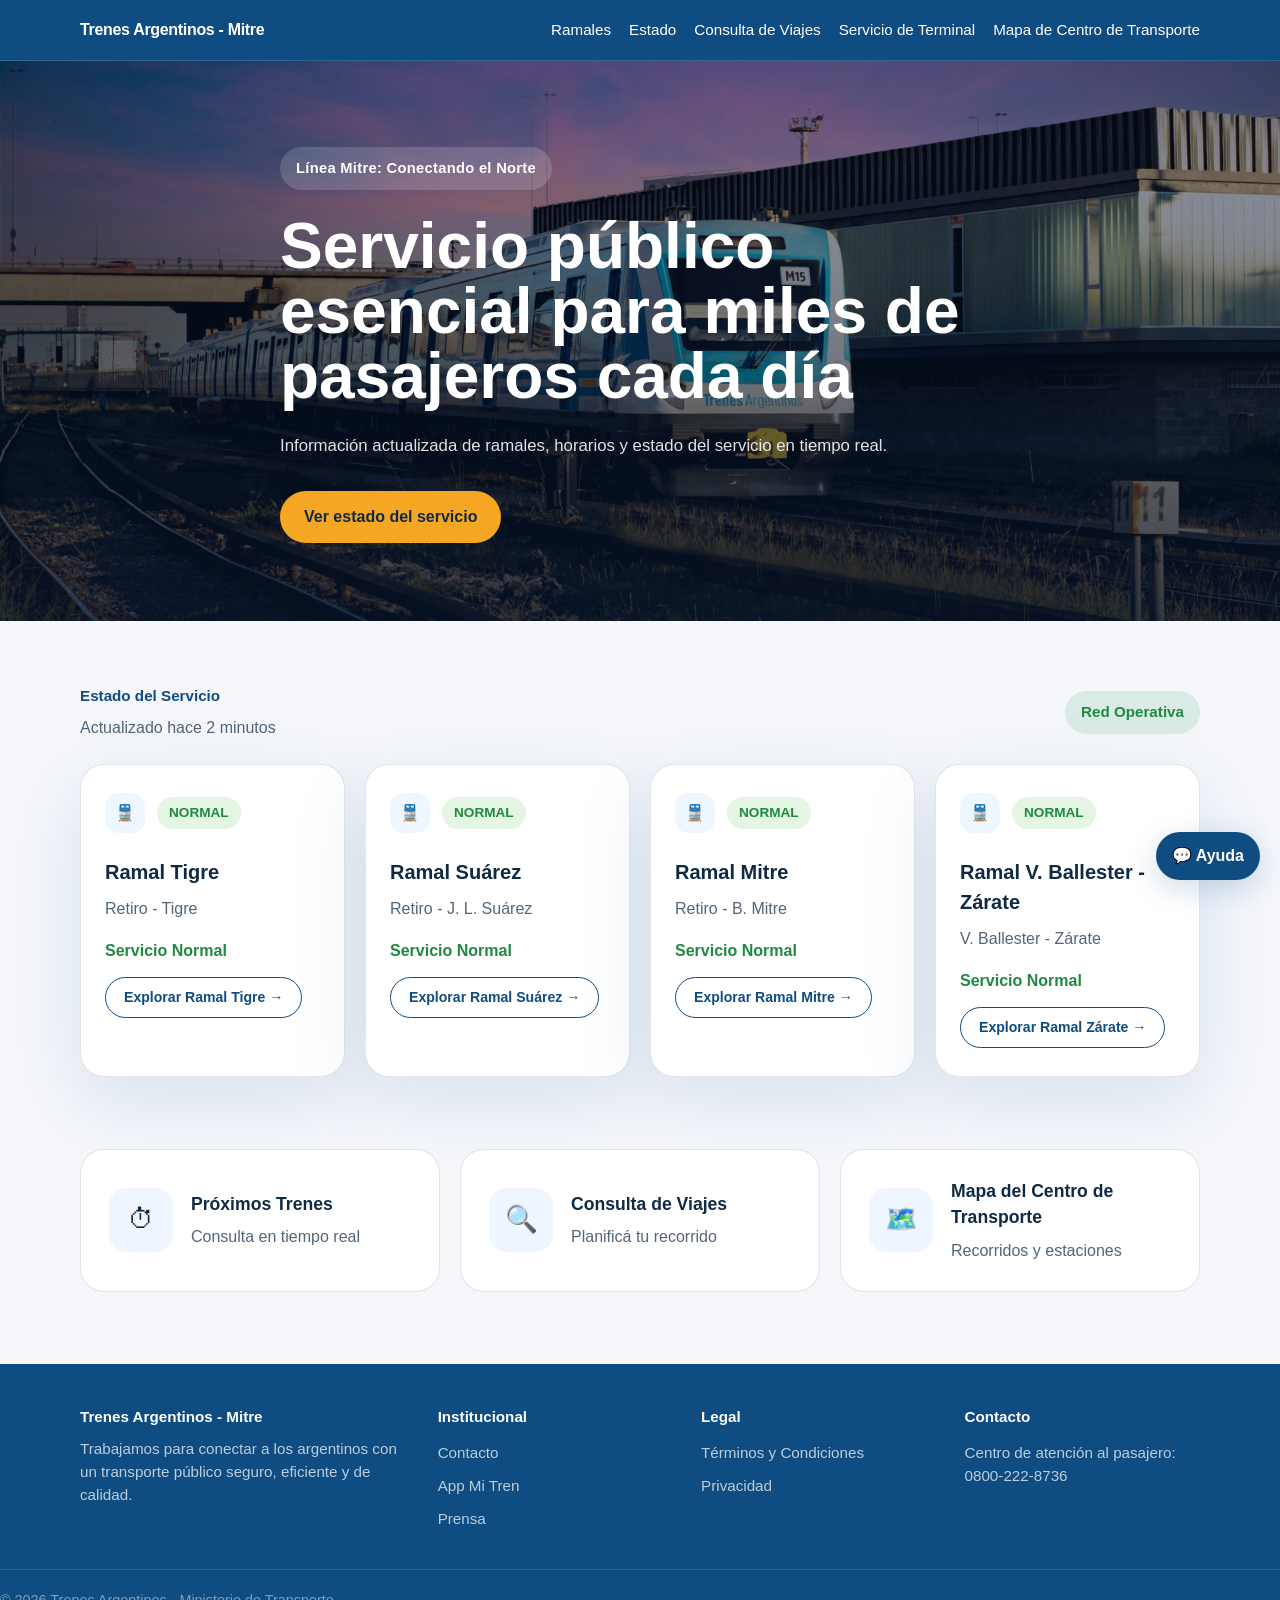
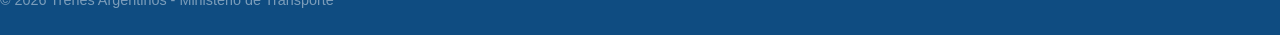
<file: index.html>
<!DOCTYPE html>
<html lang="es">
<head>
  <meta charset="UTF-8">
  <meta name="viewport" content="width=device-width, initial-scale=1.0">
  <title>Trenes Argentinos - Mitre</title>
  <link rel="stylesheet" href="index.css">
</head>
<body>
  <header class="site-header">
    <div class="container header-inner">
      <a class="brand" href="index.html">Trenes Argentinos - Mitre</a>
      <nav class="main-nav">
        <a href="index.html">Ramales</a>
        <a href="estado.html">Estado</a>
        <a href="consulta.html">Consulta de Viajes</a>
        <a href="terminal.html">Servicio de Terminal</a>
        <a href="mapa.html">Mapa de Centro de Transporte</a>
      </nav>
    </div>
  </header>

  <main>
    <section class="hero">
      <div class="hero-overlay"></div>
      <div class="container hero-content">
        <span class="eyebrow">Línea Mitre: Conectando el Norte</span>
        <h1>Servicio público esencial para miles de pasajeros cada día</h1>
        <p>Información actualizada de ramales, horarios y estado del servicio en tiempo real.</p>
        <div class="hero-actions">
          <a class="btn btn-primary" href="estado.html">Ver estado del servicio</a>
        </div>
      </div>
    </section>

    <section class="status-overview">
      <div class="container section-header">
        <div>
          <p class="section-label">Estado del Servicio</p>
          <p class="section-subtitle">Actualizado hace 2 minutos</p>
        </div>
        <span class="status-pill status-pill--good">Red Operativa</span>
      </div>

      <div class="container cards-grid">
        <article class="status-card">
          <div class="status-card__header">
            <span class="status-icon">🚆</span>
            <span class="status-label">NORMAL</span>
          </div>
          <h2>Ramal Tigre</h2>
          <p class="status-route">Retiro - Tigre</p>
          <p class="status-card__info">Servicio Normal</p>
          <a class="status-card__btn" href="https://lucasragnae.github.io/trenmitre/index.html" target="_blank" rel="noopener">Explorar Ramal Tigre →</a>
        </article>

        <article class="status-card">
          <div class="status-card__header">
            <span class="status-icon">🚆</span>
            <span class="status-label">NORMAL</span>
          </div>
          <h2>Ramal Suárez</h2>
          <p class="status-route">Retiro - J. L. Suárez</p>
          <p class="status-card__info">Servicio Normal</p>
          <a class="status-card__btn" href="https://nico2k1.github.io/Actividad2_dise-o/" target="_blank" rel="noopener">Explorar Ramal Suárez →</a>
        </article>

        <article class="status-card">
          <div class="status-card__header">
            <span class="status-icon">🚆</span>
            <span class="status-label">NORMAL</span>
          </div>
          <h2>Ramal Mitre</h2>
          <p class="status-route">Retiro - B. Mitre</p>
          <p class="status-card__info">Servicio Normal</p>
          <a class="status-card__btn" href="https://bautistachavarri.github.io/Proyecto-mitre/" target="_blank" rel="noopener">Explorar Ramal Mitre →</a>
        </article>

        <article class="status-card">
          <div class="status-card__header">
            <span class="status-icon">🚆</span>
            <span class="status-label">NORMAL</span>
          </div>
          <h2>Ramal V. Ballester - Zárate</h2>
          <p class="status-route">V. Ballester - Zárate</p>
          <p class="status-card__info">Servicio Normal</p>
          <a class="status-card__btn" href="https://mmatiramoss.github.io/tren-villa-ballester/" target="_blank" rel="noopener">Explorar Ramal Zárate →</a>
        </article>
      </div>
    </section>

    <section class="quick-links">
      <div class="container quick-grid">
        <a class="quick-card" href="estado.html">
          <div class="quick-card__icon">⏱</div>
          <div>
            <h3>Próximos Trenes</h3>
            <p>Consulta en tiempo real</p>
          </div>
        </a>

        <a class="quick-card" href="consulta.html">
          <div class="quick-card__icon">🔍</div>
          <div>
            <h3>Consulta de Viajes</h3>
            <p>Planificá tu recorrido</p>
          </div>
        </a>

        <a class="quick-card" href="mapa.html">
          <div class="quick-card__icon">🗺️</div>
          <div>
            <h3>Mapa del Centro de Transporte</h3>
            <p>Recorridos y estaciones</p>
          </div>
        </a>
      </div>
    </section>
  </main>

  <button id="chatbot-btn" class="chatbot-btn" aria-label="Abrir asistencia">💬 Ayuda</button>
  <div id="chatbot-modal" class="chatbot-modal" aria-hidden="true">
    <div class="chatbot-backdrop" id="chatbot-backdrop"></div>
    <div class="chatbot-panel" role="dialog" aria-labelledby="chatbot-title" aria-modal="true">
      <header class="chatbot-header">
        <h3 id="chatbot-title">Asistente Virtual</h3>
        <button id="chatbot-close" class="chatbot-close" aria-label="Cerrar asistente">✕</button>
      </header>
      <div class="chatbot-body">
        <p><strong>¿En qué te podemos ayudar?</strong></p>
        <p>Realiza preguntas sobre:</p>
        <ul>
          <li>Ubicación de servicios</li>
          <li>Horarios de atención</li>
          <li>Accesibilidad e instalaciones</li>
          <li>Contacto y asistencia</li>
        </ul>
        <p class="chatbot-contact"><strong>Línea de atención:</strong> 0800-222-8736</p>
      </div>
    </div>
  </div>

  <footer class="site-footer">
    <div class="container footer-grid">
      <div class="footer-brand">
        <p class="footer-title">Trenes Argentinos - Mitre</p>
        <p>Trabajamos para conectar a los argentinos con un transporte público seguro, eficiente y de calidad.</p>
      </div>
      <div>
        <h4>Institucional</h4>
        <a href="#">Contacto</a>
        <a href="#">App Mi Tren</a>
        <a href="#">Prensa</a>
      </div>
      <div>
        <h4>Legal</h4>
        <a href="#">Términos y Condiciones</a>
        <a href="#">Privacidad</a>
      </div>
      <div>
        <h4>Contacto</h4>
        <p>Centro de atención al pasajero: 0800-222-8736</p>
      </div>
    </div>
    <div class="footer-copy">© 2026 Trenes Argentinos - Ministerio de Transporte</div>
  </footer>

  <script>
    (function() {
      const chatbotBtn = document.getElementById('chatbot-btn');
      const chatbotModal = document.getElementById('chatbot-modal');
      const chatbotBackdrop = document.getElementById('chatbot-backdrop');
      const chatbotClose = document.getElementById('chatbot-close');
      function openChatbot() { chatbotModal.setAttribute('aria-hidden', 'false'); }
      function closeChatbot() { chatbotModal.setAttribute('aria-hidden', 'true'); }
      if (chatbotBtn) chatbotBtn.addEventListener('click', openChatbot);
      if (chatbotClose) chatbotClose.addEventListener('click', closeChatbot);
      if (chatbotBackdrop) chatbotBackdrop.addEventListener('click', closeChatbot);
    })();
  </script>
</body>
</html>
</file>
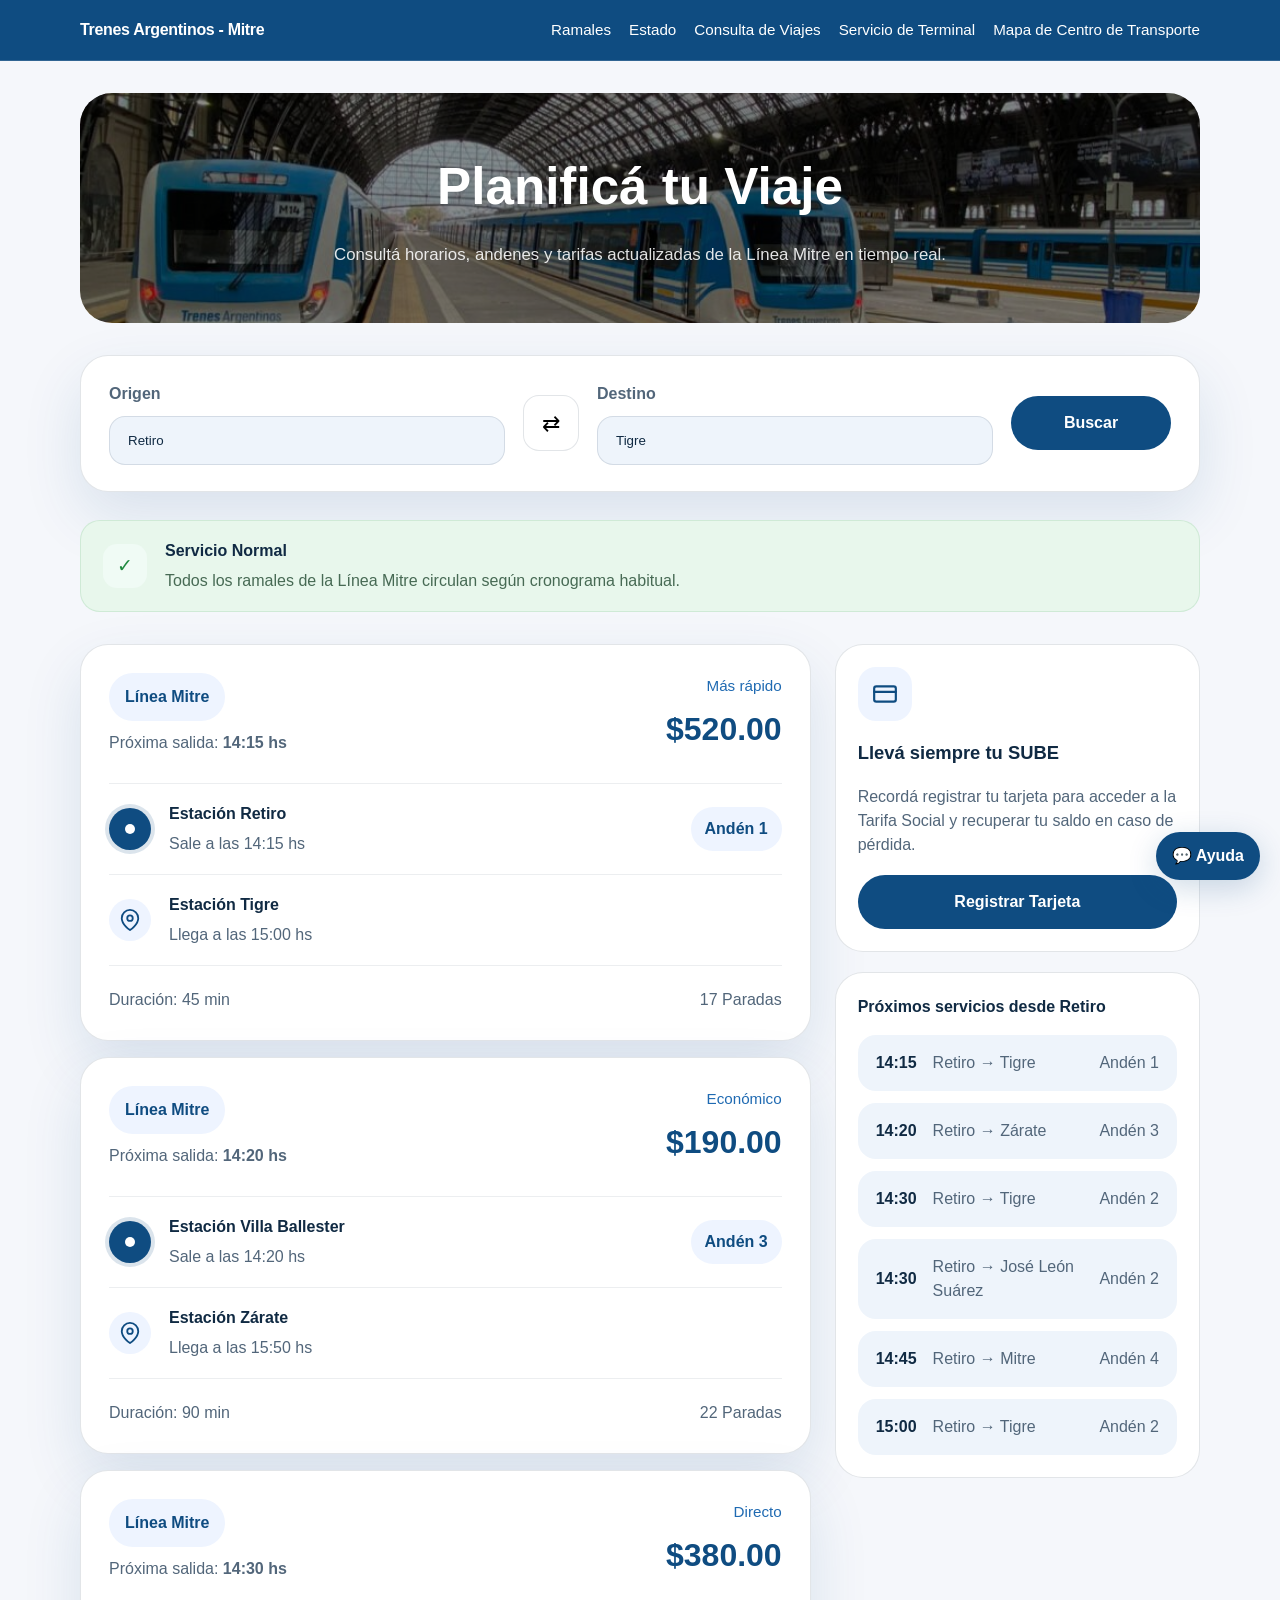
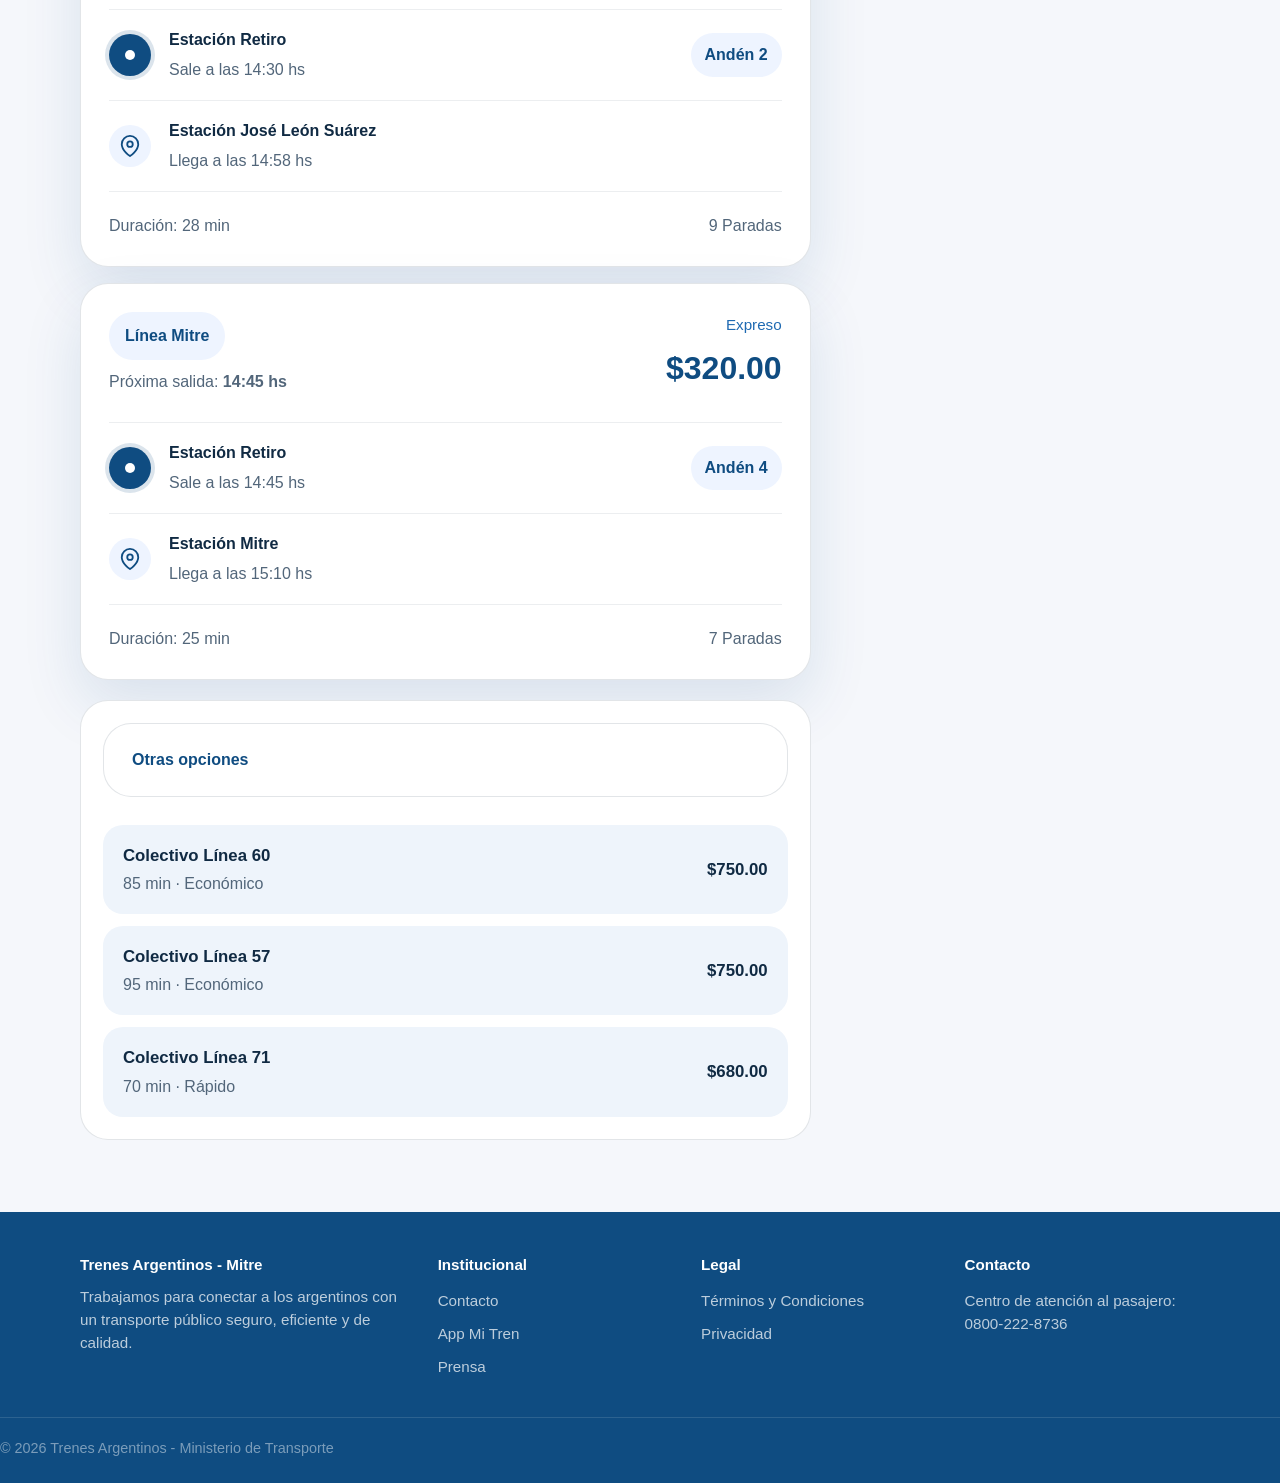
<file: consulta.html>
<!DOCTYPE html>
<html lang="es">
<head>
  <meta charset="UTF-8">
  <meta name="viewport" content="width=device-width, initial-scale=1.0">
  <title>Consulta de Viajes - Trenes Argentinos Mitre</title>
  <link rel="stylesheet" href="consulta.css">
</head>
<body>
  <header class="site-header">
    <div class="container header-inner">
      <a class="brand" href="index.html">Trenes Argentinos - Mitre</a>
      <nav class="main-nav">
        <a href="index.html">Ramales</a>
        <a href="estado.html">Estado</a>
        <a href="consulta.html">Consulta de Viajes</a>
        <a href="terminal.html">Servicio de Terminal</a>
        <a href="mapa.html">Mapa de Centro de Transporte</a>
      </nav>
    </div>
  </header>

  <main>
    <section class="consulta-hero">
      <div class="container hero-card">
        <h1>Planificá tu Viaje</h1>
        <p>Consultá horarios, andenes y tarifas actualizadas de la Línea Mitre en tiempo real.</p>
      </div>
    </section>

    <section class="consulta-panel container">
      <div class="search-card">
        <div class="field-row">
          <label>
            Origen
            <input id="input-origen" type="text" value="Retiro" placeholder="Ej: Retiro">
          </label>
          <button class="swap-btn" type="button">⇄</button>
          <label>
            Destino
            <input id="input-destino" type="text" value="Tigre" placeholder="Ej: Tigre">
          </label>
          <button class="btn-primary search-btn" type="button">Buscar</button>
        </div>
      </div>

      <div class="status-banner">
        <div class="status-indicator">✓</div>
        <div>
          <p class="status-title">Servicio Normal</p>
          <p class="status-text">Todos los ramales de la Línea Mitre circulan según cronograma habitual.</p>
        </div>
      </div>

      <div class="results-grid">
        <section class="results-main">
          <div class="result-card">
            <div class="result-header">
              <div>
                <span class="tag">Línea Mitre</span>
                <p class="next-departure">Próxima salida: <strong>14:15 hs</strong></p>
              </div>
              <div class="price-card">
                <span class="price-label">Más rápido</span>
                <strong>$520.00</strong>
              </div>
            </div>
            <div class="trip-step">
              <span class="step-icon step-icon--depart"></span>
              <div>
                <p class="step-title">Estación Retiro</p>
                <p class="step-subtitle">Sale a las 14:15 hs</p>
              </div>
              <span class="platform-chip">Andén 1</span>
            </div>
            <div class="trip-step">
              <span class="step-icon step-icon--arrive"></span>
              <div>
                <p class="step-title">Estación Tigre</p>
                <p class="step-subtitle">Llega a las 15:00 hs</p>
              </div>
            </div>
            <div class="result-footer">
              <span>Duración: 45 min</span>
              <span>17 Paradas</span>

            </div>
          </div>

          <div class="result-card">
            <div class="result-header">
              <div>
                <span class="tag">Línea Mitre</span>
                <p class="next-departure">Próxima salida: <strong>14:20 hs</strong></p>
              </div>
              <div class="price-card">
                <span class="price-label">Económico</span>
                <strong>$190.00</strong>
              </div>
            </div>
            <div class="trip-step">
              <span class="step-icon step-icon--depart"></span>
              <div>
                <p class="step-title">Estación Villa Ballester</p>
                <p class="step-subtitle">Sale a las 14:20 hs</p>
              </div>
              <span class="platform-chip">Andén 3</span>
            </div>
            <div class="trip-step">
              <span class="step-icon step-icon--arrive"></span>
              <div>
                <p class="step-title">Estación Zárate</p>
                <p class="step-subtitle">Llega a las 15:50 hs</p>
              </div>
            </div>
            <div class="result-footer">
              <span>Duración: 90 min</span>
              <span>22 Paradas</span>

            </div>
          </div>

          <div class="result-card">
            <div class="result-header">
              <div>
                <span class="tag">Línea Mitre</span>
                <p class="next-departure">Próxima salida: <strong>14:30 hs</strong></p>
              </div>
              <div class="price-card">
                <span class="price-label">Directo</span>
                <strong>$380.00</strong>
              </div>
            </div>
            <div class="trip-step">
              <span class="step-icon step-icon--depart"></span>
              <div>
                <p class="step-title">Estación Retiro</p>
                <p class="step-subtitle">Sale a las 14:30 hs</p>
              </div>
              <span class="platform-chip">Andén 2</span>
            </div>
            <div class="trip-step">
              <span class="step-icon step-icon--arrive"></span>
              <div>
                <p class="step-title">Estación José León Suárez</p>
                <p class="step-subtitle">Llega a las 14:58 hs</p>
              </div>
            </div>
            <div class="result-footer">
              <span>Duración: 28 min</span>
              <span>9 Paradas</span>

            </div>
          </div>

          <div class="result-card">
            <div class="result-header">
              <div>
                <span class="tag">Línea Mitre</span>
                <p class="next-departure">Próxima salida: <strong>14:45 hs</strong></p>
              </div>
              <div class="price-card">
                <span class="price-label">Expreso</span>
                <strong>$320.00</strong>
              </div>
            </div>
            <div class="trip-step">
              <span class="step-icon step-icon--depart"></span>
              <div>
                <p class="step-title">Estación Retiro</p>
                <p class="step-subtitle">Sale a las 14:45 hs</p>
              </div>
              <span class="platform-chip">Andén 4</span>
            </div>
            <div class="trip-step">
              <span class="step-icon step-icon--arrive"></span>
              <div>
                <p class="step-title">Estación Mitre</p>
                <p class="step-subtitle">Llega a las 15:10 hs</p>
              </div>
            </div>
            <div class="result-footer">
              <span>Duración: 25 min</span>
              <span>7 Paradas</span>

            </div>
          </div>

          <p id="sin-resultados" style="display:none; color:var(--muted); padding: 24px 0;">No se encontraron servicios para ese recorrido.</p>

          <div class="alternative-card">
            <p class="alt-label">Otras opciones</p>
            <div class="alt-item">
              <div>
                <strong>Colectivo Línea 60</strong>
                <p>85 min · Económico</p>
              </div>
              <strong>$750.00</strong>
            </div>
            <div class="alt-item">
              <div>
                <strong>Colectivo Línea 57</strong>
                <p>95 min · Económico</p>
              </div>
              <strong>$750.00</strong>
            </div>
            <div class="alt-item">
              <div>
                <strong>Colectivo Línea 71</strong>
                <p>70 min · Rápido</p>
              </div>
              <strong>$680.00</strong>
            </div>
          </div>
        </section>

        <aside class="results-side">
<div class="info-card">
            <div class="info-icon">
              <svg xmlns="http://www.w3.org/2000/svg" width="26" height="26" viewBox="0 0 24 24" fill="none" stroke="#0f4c81" stroke-width="2" stroke-linecap="round" stroke-linejoin="round">
                <rect x="2" y="5" width="20" height="14" rx="2"/>
                <line x1="2" y1="10" x2="22" y2="10"/>
              </svg>
            </div>
            <h3>Llevá siempre tu SUBE</h3>
            <p>Recordá registrar tu tarjeta para acceder a la Tarifa Social y recuperar tu saldo en caso de pérdida.</p>
            <a class="btn-primary" href="https://tarjetasube.sube.gob.ar/subeweb/webforms/account/views/clave-sube-registro.aspx" target="_blank">Registrar Tarjeta</a>
          </div>

          <div class="times-card">
            <div class="times-title">Próximos servicios desde Retiro</div>
            <ul class="times-list">
              <li><span>14:15</span><span>Retiro → Tigre</span><span>Andén 1</span></li>
              <li><span>14:20</span><span>Retiro → Zárate</span><span>Andén 3</span></li>
              <li><span>14:30</span><span>Retiro → Tigre</span><span>Andén 2</span></li>
              <li><span>14:30</span><span>Retiro → José León Suárez</span><span>Andén 2</span></li>
              <li><span>14:45</span><span>Retiro → Mitre</span><span>Andén 4</span></li>
              <li><span>15:00</span><span>Retiro → Tigre</span><span>Andén 2</span></li>
            </ul>
          </div>
        </aside>
      </div>
    </section>
  </main>
  
  <button id="chatbot-btn" class="chatbot-btn" aria-label="Abrir asistencia">💬 Ayuda</button>
  <div id="chatbot-modal" class="chatbot-modal" aria-hidden="true">
    <div class="chatbot-backdrop" id="chatbot-backdrop"></div>
    <div class="chatbot-panel" role="dialog" aria-labelledby="chatbot-title" aria-modal="true">
      <header class="chatbot-header">
        <h3 id="chatbot-title">Asistente Virtual</h3>
        <button id="chatbot-close" class="chatbot-close" aria-label="Cerrar asistente">✕</button>
      </header>
      <div class="chatbot-body">
        <p><strong>¿En qué te podemos ayudar?</strong></p>
        <p>Realiza preguntas sobre:</p>
        <ul>
          <li>Ubicación de servicios</li>
          <li>Horarios de atención</li>
          <li>Accesibilidad e instalaciones</li>
          <li>Contacto y asistencia</li>
        </ul>
        <p class="chatbot-contact"><strong>Línea de atención:</strong> 0800-222-8736</p>
      </div>
    </div>
  </div>

  <footer class="site-footer">
    <div class="container footer-grid">
      <div class="footer-brand">
        <p class="footer-title">Trenes Argentinos - Mitre</p>
        <p>Trabajamos para conectar a los argentinos con un transporte público seguro, eficiente y de calidad.</p>
      </div>
      <div>
        <h4>Institucional</h4>
        <a href="#">Contacto</a>
        <a href="#">App Mi Tren</a>
        <a href="#">Prensa</a>
      </div>
      <div>
        <h4>Legal</h4>
        <a href="#">Términos y Condiciones</a>
        <a href="#">Privacidad</a>
      </div>
      <div>
        <h4>Contacto</h4>
        <p>Centro de atención al pasajero: 0800-222-8736</p>
      </div>
    </div>
    <div class="footer-copy">© 2026 Trenes Argentinos - Ministerio de Transporte</div>
  </footer>

<script>
  const inputOrigen  = document.getElementById('input-origen');
  const inputDestino = document.getElementById('input-destino');
  const swapBtn      = document.querySelector('.swap-btn');
  const buscarBtn    = document.querySelector('.search-btn');
  const cards        = document.querySelectorAll('.result-card');
  const sinResultados = document.getElementById('sin-resultados');

  swapBtn.addEventListener('click', () => {
    const temp = inputOrigen.value;
    inputOrigen.value  = inputDestino.value;
    inputDestino.value = temp;
  });

  buscarBtn.addEventListener('click', buscar);
  inputOrigen.addEventListener('keydown',  e => { if (e.key === 'Enter') buscar(); });
  inputDestino.addEventListener('keydown', e => { if (e.key === 'Enter') buscar(); });

  function normalizar(str) {
    return str.toLowerCase().normalize('NFD').replace(/[̀-ͯ]/g, '').trim();
  }

  function buscar() {
    const origen  = normalizar(inputOrigen.value);
    const destino = normalizar(inputDestino.value);
    let hayResultados = false;

    cards.forEach(card => {
      const pasos = card.querySelectorAll('.step-title');
      if (pasos.length < 2) return;
      const cardOrigen  = normalizar(pasos[0].textContent.replace('Estación', ''));
      const cardDestino = normalizar(pasos[1].textContent.replace('Estación', ''));

      const coincide = (!origen  || cardOrigen.includes(origen))  &&
                       (!destino || cardDestino.includes(destino));

      card.style.display = coincide ? '' : 'none';
      if (coincide) hayResultados = true;
    });

    if (sinResultados) {
      sinResultados.style.display = hayResultados ? 'none' : 'block';
    }
  }
</script>

<script>
  (function() {
    const chatbotBtn = document.getElementById('chatbot-btn');
    const chatbotModal = document.getElementById('chatbot-modal');
    const chatbotBackdrop = document.getElementById('chatbot-backdrop');
    const chatbotClose = document.getElementById('chatbot-close');
    function openChatbot() { chatbotModal.setAttribute('aria-hidden', 'false'); }
    function closeChatbot() { chatbotModal.setAttribute('aria-hidden', 'true'); }
    if (chatbotBtn) chatbotBtn.addEventListener('click', openChatbot);
    if (chatbotClose) chatbotClose.addEventListener('click', closeChatbot);
    if (chatbotBackdrop) chatbotBackdrop.addEventListener('click', closeChatbot);
  })();
</script>
</body>
</html>
</file>
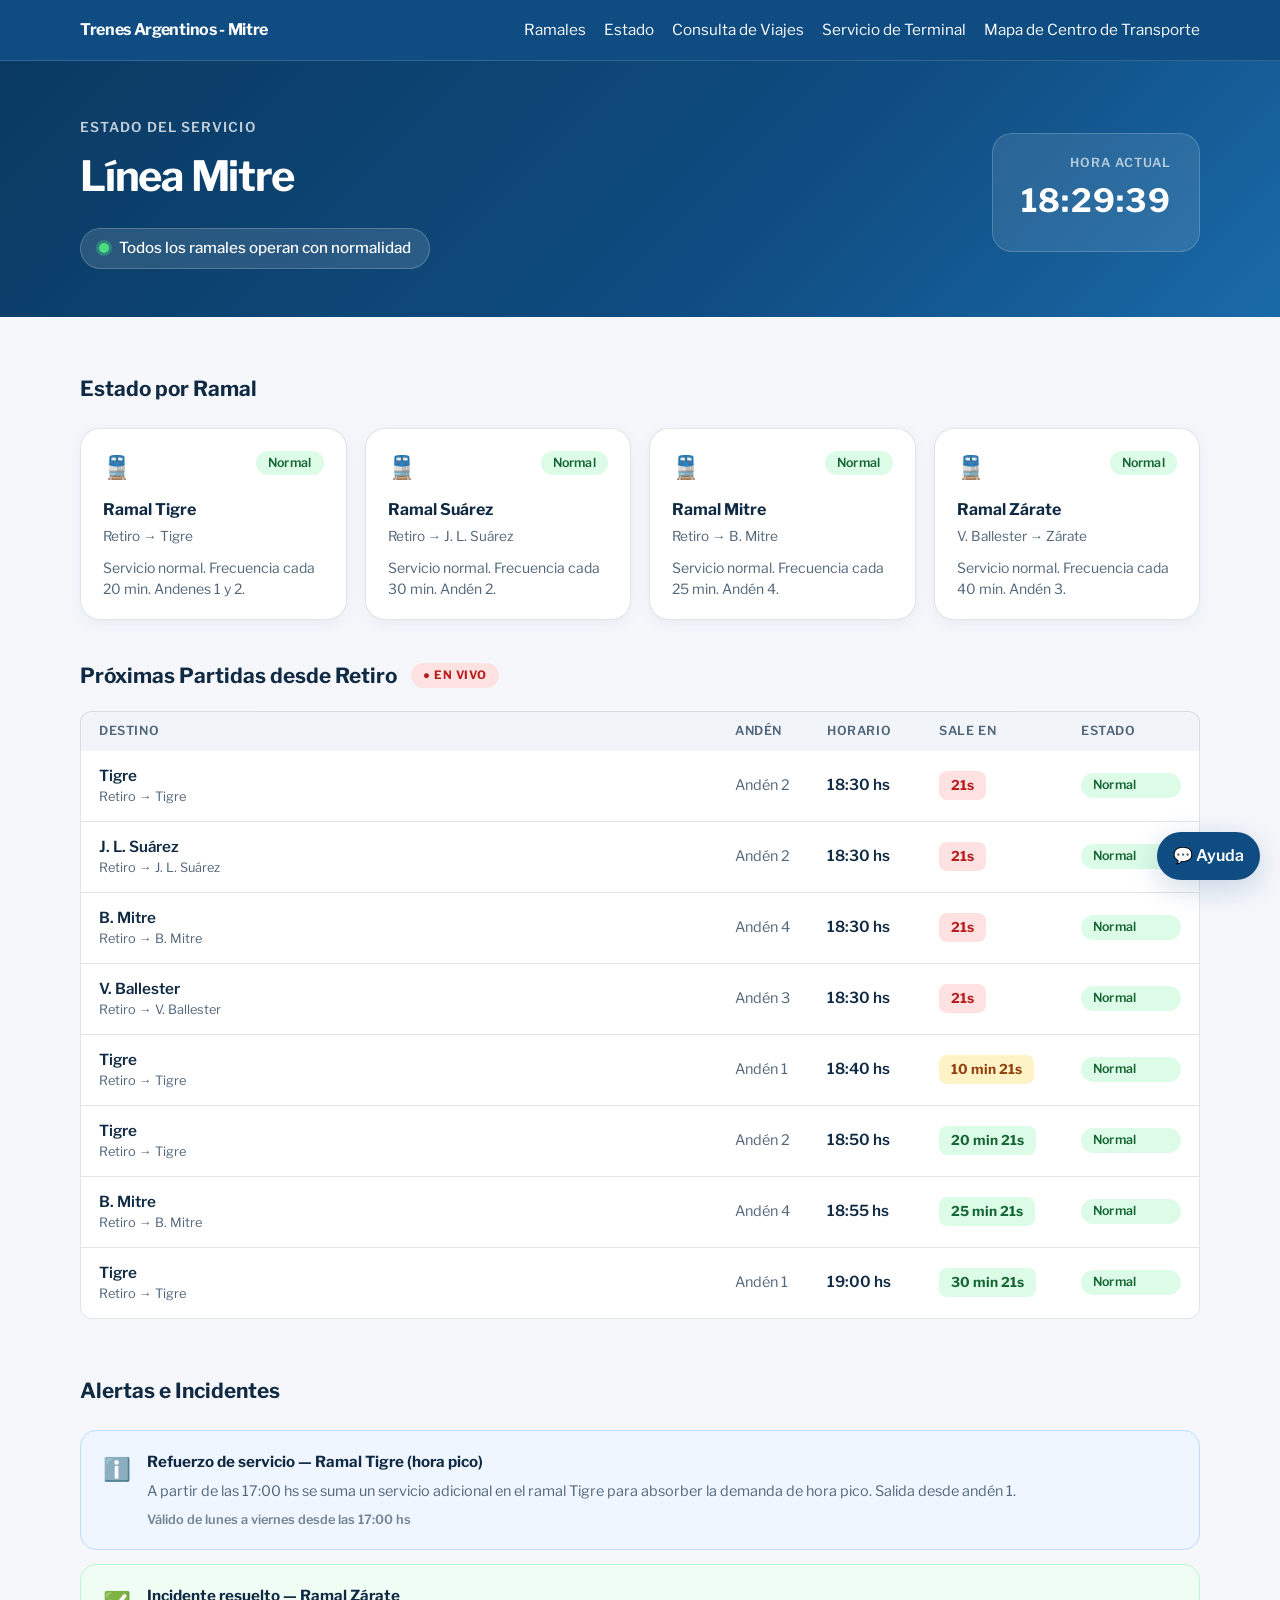
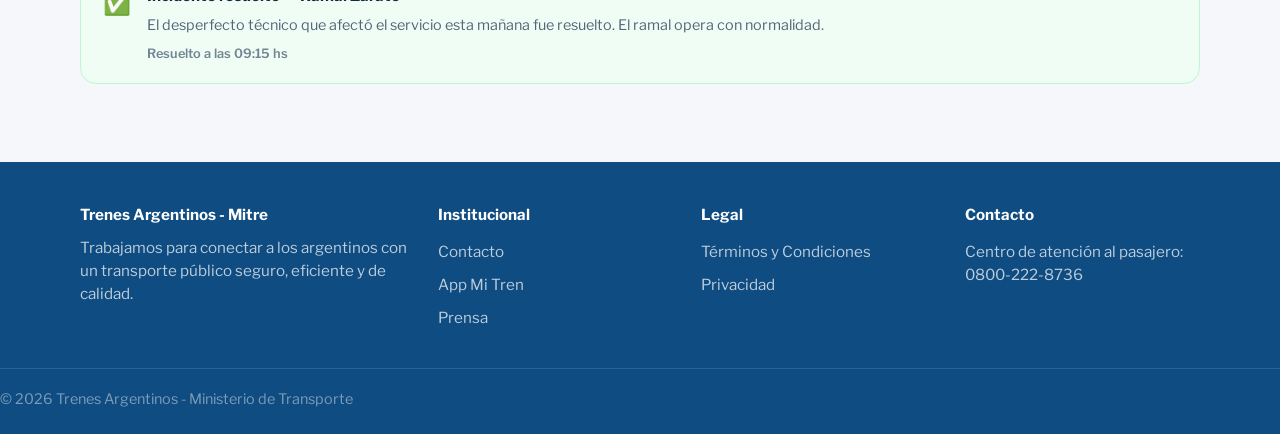
<file: estado.html>
<!DOCTYPE html>
<html lang="es">
<head>
  <meta charset="UTF-8">
  <meta name="viewport" content="width=device-width, initial-scale=1.0">
  <title>Estado del Servicio - Trenes Argentinos Mitre</title>
  <link rel="preconnect" href="https://fonts.googleapis.com">
  <link rel="preconnect" href="https://fonts.gstatic.com" crossorigin>
  <link href="https://fonts.googleapis.com/css2?family=Libre+Franklin:wght@400;500;600;700&display=swap" rel="stylesheet">
  <link rel="stylesheet" href="estado.css">
</head>
<body>

  <header class="site-header">
    <div class="container header-inner">
      <a class="brand" href="index.html">Trenes Argentinos - Mitre</a>
      <nav class="main-nav">
        <a href="index.html">Ramales</a>
        <a href="estado.html">Estado</a>
        <a href="consulta.html">Consulta de Viajes</a>
        <a href="terminal.html">Servicio de Terminal</a>
        <a href="mapa.html">Mapa de Centro de Transporte</a>
      </nav>
    </div>
  </header>

  <main>

    <section class="status-hero">
      <div class="container status-hero-inner">
        <div>
          <p class="eyebrow">Estado del Servicio</p>
          <h1>Línea Mitre</h1>
          <div class="global-status" id="global-status">
            <span class="status-dot" id="global-dot"></span>
            <span id="global-text">Cargando estado...</span>
          </div>
        </div>
        <div class="hero-clock">
          <p class="clock-label">Hora actual</p>
          <p class="clock-time" id="clock-time">--:--:--</p>
        </div>
      </div>
    </section>

    <section class="ramales-section">
      <div class="container">
        <h2 class="section-title">Estado por Ramal</h2>
        <div class="ramales-grid">

          <div class="ramal-card">
            <div class="ramal-card-top">
              <div class="ramal-icon">🚆</div>
              <span class="badge badge--ok">Normal</span>
            </div>
            <p class="ramal-name">Ramal Tigre</p>
            <p class="ramal-route">Retiro → Tigre</p>
            <p class="ramal-detail">Servicio normal. Frecuencia cada 20 min. Andenes 1 y 2.</p>
          </div>

          <div class="ramal-card">
            <div class="ramal-card-top">
              <div class="ramal-icon">🚆</div>
              <span class="badge badge--ok">Normal</span>
            </div>
            <p class="ramal-name">Ramal Suárez</p>
            <p class="ramal-route">Retiro → J. L. Suárez</p>
            <p class="ramal-detail">Servicio normal. Frecuencia cada 30 min. Andén 2.</p>
          </div>

          <div class="ramal-card">
            <div class="ramal-card-top">
              <div class="ramal-icon">🚆</div>
              <span class="badge badge--ok">Normal</span>
            </div>
            <p class="ramal-name">Ramal Mitre</p>
            <p class="ramal-route">Retiro → B. Mitre</p>
            <p class="ramal-detail">Servicio normal. Frecuencia cada 25 min. Andén 4.</p>
          </div>

          <div class="ramal-card">
            <div class="ramal-card-top">
              <div class="ramal-icon">🚆</div>
              <span class="badge badge--ok">Normal</span>
            </div>
            <p class="ramal-name">Ramal Zárate</p>
            <p class="ramal-route">V. Ballester → Zárate</p>
            <p class="ramal-detail">Servicio normal. Frecuencia cada 40 min. Andén 3.</p>
          </div>

        </div>
      </div>
    </section>

    <section class="departures-section">
      <div class="container">
        <div class="departures-heading">
          <h2 class="section-title">Próximas Partidas desde Retiro</h2>
          <span class="live-pill">● EN VIVO</span>
        </div>
        <div class="board-header">
          <span>Destino</span>
          <span>Andén</span>
          <span>Horario</span>
          <span>Sale en</span>
          <span>Estado</span>
        </div>
        <div id="departures-board"></div>
      </div>
    </section>

    <section class="alerts-section">
      <div class="container">
        <h2 class="section-title">Alertas e Incidentes</h2>

        <div class="alert-card alert-card--info">
          <div class="alert-icon">ℹ️</div>
          <div class="alert-body">
            <p class="alert-title">Refuerzo de servicio — Ramal Tigre (hora pico)</p>
            <p class="alert-desc">A partir de las 17:00 hs se suma un servicio adicional en el ramal Tigre para absorber la demanda de hora pico. Salida desde andén 1.</p>
            <p class="alert-time">Válido de lunes a viernes desde las 17:00 hs</p>
          </div>
        </div>

        <div class="alert-card alert-card--ok">
          <div class="alert-icon">✅</div>
          <div class="alert-body">
            <p class="alert-title">Incidente resuelto — Ramal Zárate</p>
            <p class="alert-desc">El desperfecto técnico que afectó el servicio esta mañana fue resuelto. El ramal opera con normalidad.</p>
            <p class="alert-time">Resuelto a las 09:15 hs</p>
          </div>
        </div>

      </div>
    </section>

  </main>

  <button id="chatbot-btn" class="chatbot-btn" aria-label="Abrir asistencia">💬 Ayuda</button>
  <div id="chatbot-modal" class="chatbot-modal" aria-hidden="true">
    <div class="chatbot-backdrop" id="chatbot-backdrop"></div>
    <div class="chatbot-panel" role="dialog" aria-labelledby="chatbot-title" aria-modal="true">
      <header class="chatbot-header">
        <h3 id="chatbot-title">Asistente Virtual</h3>
        <button id="chatbot-close" class="chatbot-close" aria-label="Cerrar asistente">✕</button>
      </header>
      <div class="chatbot-body">
        <p><strong>¿En qué te podemos ayudar?</strong></p>
        <p>Realiza preguntas sobre:</p>
        <ul>
          <li>Ubicación de servicios</li>
          <li>Horarios de atención</li>
          <li>Accesibilidad e instalaciones</li>
          <li>Contacto y asistencia</li>
        </ul>
        <p class="chatbot-contact"><strong>Línea de atención:</strong> 0800-222-8736</p>
      </div>
    </div>
  </div>

  <footer class="site-footer">
    <div class="container footer-grid">
      <div class="footer-brand">
        <p class="footer-title">Trenes Argentinos - Mitre</p>
        <p>Trabajamos para conectar a los argentinos con un transporte público seguro, eficiente y de calidad.</p>
      </div>
      <div>
        <h4>Institucional</h4>
        <a href="#">Contacto</a>
        <a href="#">App Mi Tren</a>
        <a href="#">Prensa</a>
      </div>
      <div>
        <h4>Legal</h4>
        <a href="#">Términos y Condiciones</a>
        <a href="#">Privacidad</a>
      </div>
      <div>
        <h4>Contacto</h4>
        <p>Centro de atención al pasajero: 0800-222-8736</p>
      </div>
    </div>
    <div class="footer-copy">© 2026 Trenes Argentinos - Ministerio de Transporte</div>
  </footer>

  <script>
    const RAMALES = [
      { destino: 'Tigre',        ruta: 'Retiro → Tigre',         anden: '1', intervalo: 20, inicio: 5*60,      fin: 23*60,    estado: 'Normal',   color: 'ok'   },
      { destino: 'Tigre',        ruta: 'Retiro → Tigre',         anden: '2', intervalo: 20, inicio: 5*60+10,   fin: 23*60+10, estado: 'Normal',   color: 'ok'   },
      { destino: 'J. L. Suárez', ruta: 'Retiro → J. L. Suárez', anden: '2', intervalo: 30, inicio: 5*60+30,   fin: 22*60+30, estado: 'Normal',   color: 'ok'   },
      { destino: 'B. Mitre',     ruta: 'Retiro → B. Mitre',      anden: '4', intervalo: 25, inicio: 6*60,      fin: 22*60,    estado: 'Normal',   color: 'ok'   },
      { destino: 'V. Ballester', ruta: 'Retiro → V. Ballester',  anden: '3', intervalo: 40, inicio: 6*60+30,   fin: 21*60+30, estado: 'Normal',   color: 'ok'   },
    ];

    function getProximas(n) {
      const now = new Date();
      const nowMin = now.getHours() * 60 + now.getMinutes() + now.getSeconds() / 60;
      let partidas = [];

      RAMALES.forEach(r => {
        let t = r.inicio;
        while (t <= r.fin) {
          if (t > nowMin) {
            partidas.push({ ...r, salidaMin: t });
            // Agregar también la segunda próxima
            const t2 = t + r.intervalo;
            if (t2 <= r.fin) partidas.push({ ...r, salidaMin: t2 });
            break;
          }
          t += r.intervalo;
        }
      });

      partidas.sort((a, b) => a.salidaMin - b.salidaMin);
      return partidas.slice(0, n);
    }

    function minToHHMM(min) {
      const h = Math.floor(min / 60) % 24;
      const m = Math.floor(min % 60);
      return `${String(h).padStart(2,'0')}:${String(m).padStart(2,'0')}`;
    }

    function formatCountdown(diffSec) {
      if (diffSec <= 0) return '<span class="countdown countdown--now">Saliendo</span>';
      const m = Math.floor(diffSec / 60);
      const s = diffSec % 60;
      const cls = m < 5 ? 'countdown--urgent' : m < 15 ? 'countdown--soon' : 'countdown--ok';
      if (m === 0) return `<span class="countdown ${cls}">${s}s</span>`;
      return `<span class="countdown ${cls}">${m} min ${String(s).padStart(2,'0')}s</span>`;
    }

    function renderBoard() {
      const board = document.getElementById('departures-board');
      const now = new Date();
      const nowSec = now.getHours() * 3600 + now.getMinutes() * 60 + now.getSeconds();
      const partidas = getProximas(8);

      if (partidas.length === 0) {
        board.innerHTML = '<p class="no-service">No hay más servicios programados por hoy.</p>';
        return;
      }

      board.innerHTML = partidas.map(p => {
        const diffSec = Math.max(0, Math.round(p.salidaMin * 60 - nowSec));
        return `
          <div class="board-row">
            <div class="board-destino">
              <span class="board-destino-name">${p.destino}</span>
              <span class="board-ruta">${p.ruta}</span>
            </div>
            <span class="board-anden">Andén ${p.anden}</span>
            <span class="board-hora">${minToHHMM(p.salidaMin)} hs</span>
            <span class="board-countdown">${formatCountdown(diffSec)}</span>
            <span class="board-estado badge badge--${p.color}">${p.estado}</span>
          </div>`;
      }).join('');
    }

    function updateClock() {
      const now = new Date();
      const hh = String(now.getHours()).padStart(2,'0');
      const mm = String(now.getMinutes()).padStart(2,'0');
      const ss = String(now.getSeconds()).padStart(2,'0');
      document.getElementById('clock-time').textContent = `${hh}:${mm}:${ss}`;

      const dot  = document.getElementById('global-dot');
      const text = document.getElementById('global-text');
      dot.className  = 'status-dot status-dot--ok';
      text.textContent = 'Todos los ramales operan con normalidad';

      renderBoard();
    }

    updateClock();
    setInterval(updateClock, 1000);

    (function() {
      const btn      = document.getElementById('chatbot-btn');
      const modal    = document.getElementById('chatbot-modal');
      const backdrop = document.getElementById('chatbot-backdrop');
      const close    = document.getElementById('chatbot-close');
      function open() { modal.setAttribute('aria-hidden', 'false'); }
      function shut() { modal.setAttribute('aria-hidden', 'true');  }
      if (btn)      btn.addEventListener('click', open);
      if (close)    close.addEventListener('click', shut);
      if (backdrop) backdrop.addEventListener('click', shut);
    })();
  </script>

</body>
</html>
</file>
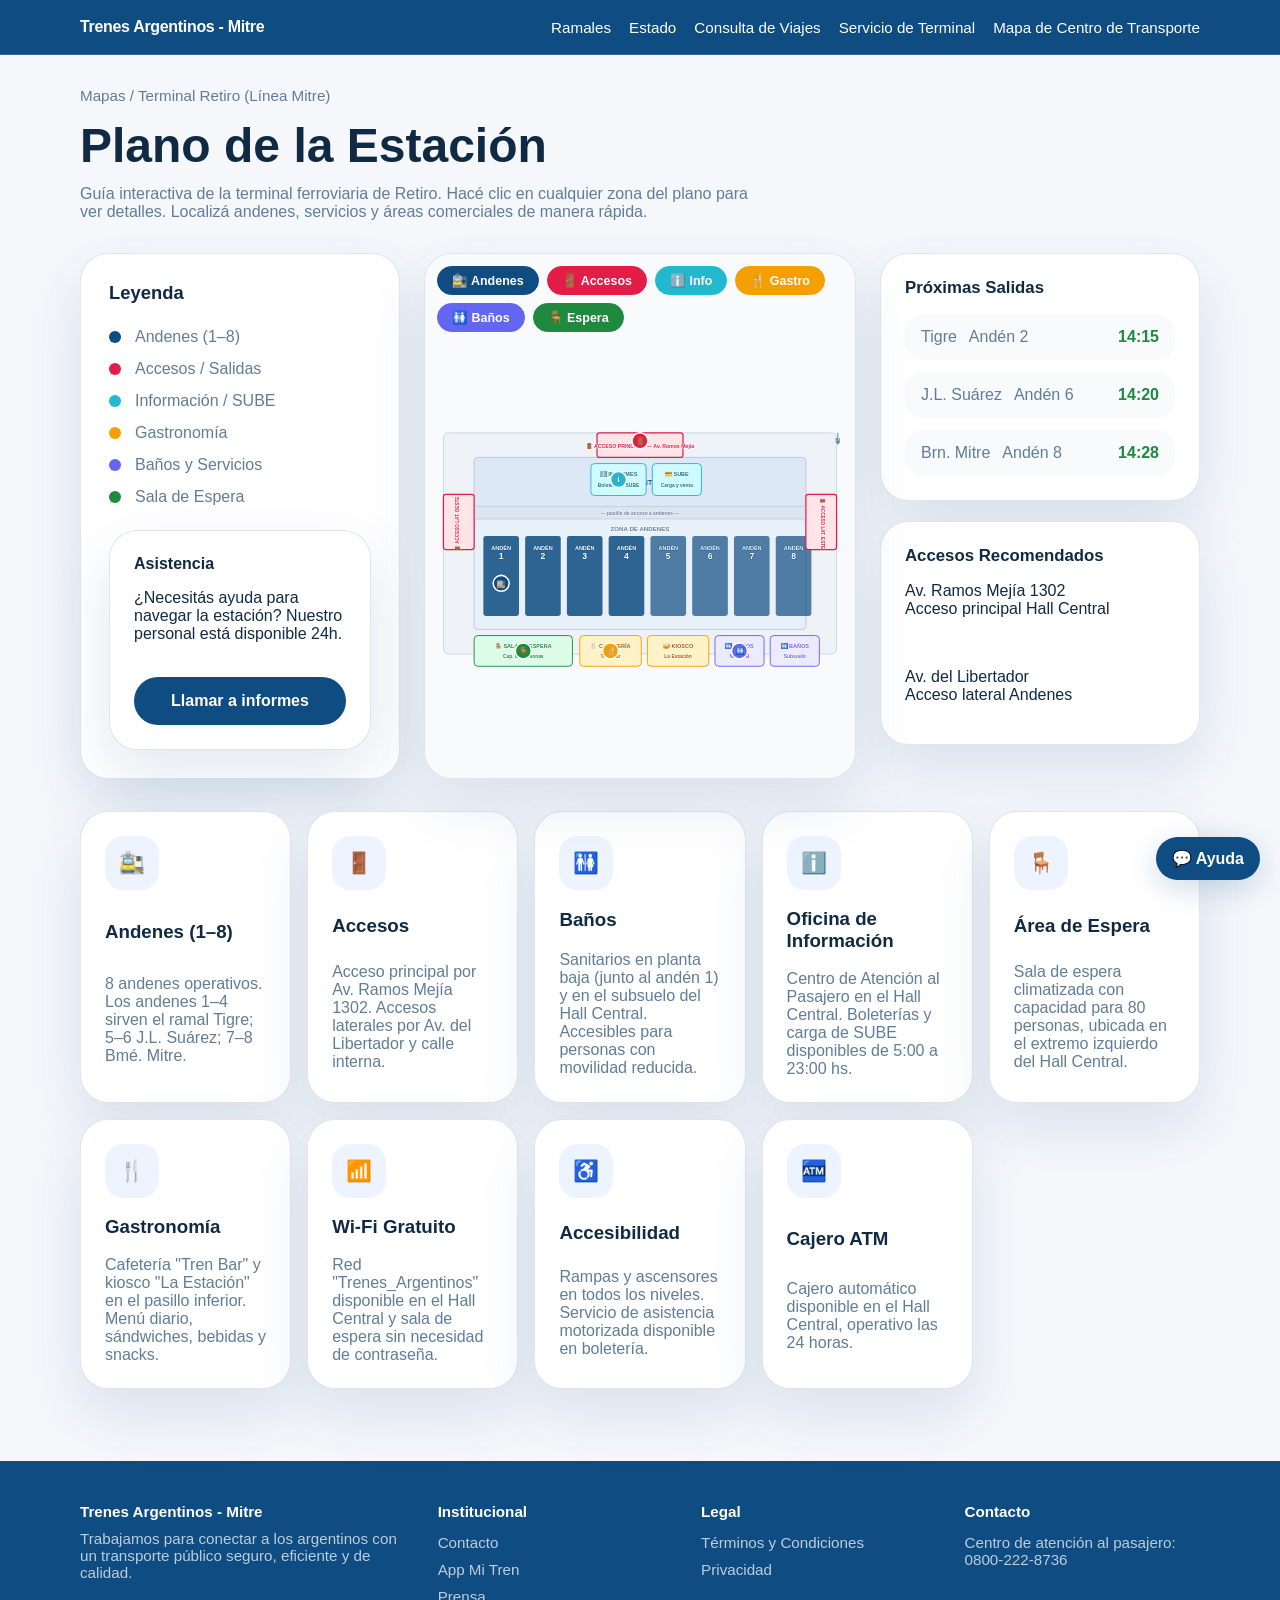
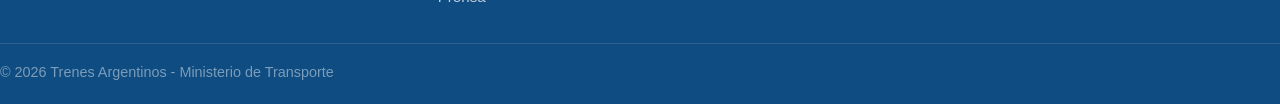
<file: mapa.html>
<!DOCTYPE html>
<html lang="es">
<head>
  <meta charset="UTF-8">
  <meta name="viewport" content="width=device-width, initial-scale=1.0">
  <title>Plano de la Estación - Trenes Argentinos Mitre</title>
  <link rel="stylesheet" href="mapa.css">
</head>
<body>

  
  <header class="site-header">
    <div class="container header-inner">
      <a class="brand" href="index.html">Trenes Argentinos - Mitre</a>
      <nav class="main-nav">
        <a href="index.html">Ramales</a>
        <a href="estado.html">Estado</a>
        <a href="consulta.html">Consulta de Viajes</a>
        <a href="terminal.html">Servicio de Terminal</a>
        <a href="mapa.html">Mapa de Centro de Transporte</a>
      </nav>
    </div>
  </header>


  <main class="map-page">

    
    <div class="container page-intro">
      <p class="breadcrumbs">Mapas / Terminal Retiro (Línea Mitre)</p>
      <div class="page-title-wrap">
        <div>
          <h1>Plano de la Estación</h1>
          <p>Guía interactiva de la terminal ferroviaria de Retiro. Hacé clic en cualquier zona del plano para ver detalles. Localizá andenes, servicios y áreas comerciales de manera rápida.</p>
        </div>

      </div>
    </div>


    
    <div class="container map-layout">

      
      <aside class="legend-card">
        <h2>Leyenda</h2>

        <ul class="legend-list">
          <li><span class="legend-dot legend-dot--blue"></span>Andenes (1–8)</li>
          <li><span class="legend-dot legend-dot--red"></span>Accesos / Salidas</li>
          <li><span class="legend-dot legend-dot--cyan"></span>Información / SUBE</li>
          <li><span class="legend-dot legend-dot--yellow"></span>Gastronomía</li>
          <li><span class="legend-dot legend-dot--purple"></span>Baños y Servicios</li>
          <li><span class="legend-dot legend-dot--green"></span>Sala de Espera</li>
        </ul>

        
        <div id="detail-panel" class="detail-panel">
          <h4 id="detail-title">—</h4>
          <p id="detail-desc">—</p>
        </div>

        <div class="assistance-card">
          <div>
            <p class="assistance-label">Asistencia</p>
            <p>¿Necesitás ayuda para navegar la estación? Nuestro personal está disponible 24h.</p>
          </div>
          <button class="btn-primary">Llamar a informes</button>
        </div>
      </aside>


      
      <section class="map-card">
        <div class="plano-wrap">

          
          <div style="position:absolute; top:12px; left:12px; z-index:5;">
            <div class="filter-bar">
              <button class="filter-btn fb-blue   active" onclick="toggleFilter('andenes', this)">🚉 Andenes</button>
              <button class="filter-btn fb-red    active" onclick="toggleFilter('accesos', this)">🚪 Accesos</button>
              <button class="filter-btn fb-cyan   active" onclick="toggleFilter('info',    this)">ℹ️ Info</button>
              <button class="filter-btn fb-yellow active" onclick="toggleFilter('gastro',  this)">🍴 Gastro</button>
              <button class="filter-btn fb-purple active" onclick="toggleFilter('banios',  this)">🚻 Baños</button>
              <button class="filter-btn fb-green  active" onclick="toggleFilter('espera',  this)">🪑 Espera</button>
            </div>
          </div>

          
          <svg viewBox="0 0 700 480" xmlns="http://www.w3.org/2000/svg" style="padding-top:54px;">

            <defs>
              <marker id="arr" markerWidth="4" markerHeight="4" refX="2" refY="2" orient="auto">
                <path d="M0,0 L4,2 L0,4 Z" fill="#607d98"/>
              </marker>
            </defs>

            
            <rect x="30" y="60" width="640" height="360" rx="8" fill="#eef1f5" stroke="#c8d6e5" stroke-width="1.5"/>

            
            <rect x="80" y="100" width="540" height="80" rx="6" fill="#dce8f5" stroke="#a0b8d4" stroke-width="1"/>
            <text x="350" y="145" text-anchor="middle" font-family="Inter,sans-serif" font-size="11" font-weight="600" fill="#0f4c81">HALL CENTRAL</text>

            
            <rect x="80" y="200" width="540" height="180" rx="6" fill="#e8f0fa" stroke="#a0b8d4" stroke-width="1"/>
            <text x="350" y="220" text-anchor="middle" font-family="Inter,sans-serif" font-size="10" font-weight="600" fill="#607d98">ZONA DE ANDENES</text>

            
            <rect x="80" y="180" width="540" height="20" fill="#d0dfee" opacity=".6"/>
            <text x="350" y="193" text-anchor="middle" font-family="Inter,sans-serif" font-size="8" fill="#607d98">— pasillo de acceso a andenes —</text>

            
            <rect x="95"  y="228" width="58" height="130" rx="4" fill="#0f4c81" opacity=".85"/>
            <text x="124" y="250" text-anchor="middle" font-family="Inter,sans-serif" font-size="9" fill="white" font-weight="700">ANDÉN</text>
            <text x="124" y="265" text-anchor="middle" font-family="Inter,sans-serif" font-size="14" fill="white" font-weight="800">1</text>

            
            <rect x="163" y="228" width="58" height="130" rx="4" fill="#0f4c81" opacity=".85"/>
            <text x="192" y="250" text-anchor="middle" font-family="Inter,sans-serif" font-size="9" fill="white" font-weight="700">ANDÉN</text>
            <text x="192" y="265" text-anchor="middle" font-family="Inter,sans-serif" font-size="14" fill="white" font-weight="800">2</text>

            
            <rect x="231" y="228" width="58" height="130" rx="4" fill="#0f4c81" opacity=".85"/>
            <text x="260" y="250" text-anchor="middle" font-family="Inter,sans-serif" font-size="9" fill="white" font-weight="700">ANDÉN</text>
            <text x="260" y="265" text-anchor="middle" font-family="Inter,sans-serif" font-size="14" fill="white" font-weight="800">3</text>

            
            <rect x="299" y="228" width="58" height="130" rx="4" fill="#0f4c81" opacity=".85"/>
            <text x="328" y="250" text-anchor="middle" font-family="Inter,sans-serif" font-size="9" fill="white" font-weight="700">ANDÉN</text>
            <text x="328" y="265" text-anchor="middle" font-family="Inter,sans-serif" font-size="14" fill="white" font-weight="800">4</text>

            
            <rect x="367" y="228" width="58" height="130" rx="4" fill="#0f4c81" opacity=".70"/>
            <text x="396" y="250" text-anchor="middle" font-family="Inter,sans-serif" font-size="9" fill="white" font-weight="700">ANDÉN</text>
            <text x="396" y="265" text-anchor="middle" font-family="Inter,sans-serif" font-size="14" fill="white" font-weight="800">5</text>

            
            <rect x="435" y="228" width="58" height="130" rx="4" fill="#0f4c81" opacity=".70"/>
            <text x="464" y="250" text-anchor="middle" font-family="Inter,sans-serif" font-size="9" fill="white" font-weight="700">ANDÉN</text>
            <text x="464" y="265" text-anchor="middle" font-family="Inter,sans-serif" font-size="14" fill="white" font-weight="800">6</text>

            
            <rect x="503" y="228" width="58" height="130" rx="4" fill="#0f4c81" opacity=".70"/>
            <text x="532" y="250" text-anchor="middle" font-family="Inter,sans-serif" font-size="9" fill="white" font-weight="700">ANDÉN</text>
            <text x="532" y="265" text-anchor="middle" font-family="Inter,sans-serif" font-size="14" fill="white" font-weight="800">7</text>

            
            <rect x="571" y="228" width="58" height="130" rx="4" fill="#0f4c81" opacity=".70"/>
            <text x="600" y="250" text-anchor="middle" font-family="Inter,sans-serif" font-size="9" fill="white" font-weight="700">ANDÉN</text>
            <text x="600" y="265" text-anchor="middle" font-family="Inter,sans-serif" font-size="14" fill="white" font-weight="800">8</text>

            
            <rect x="80" y="390" width="160" height="50" rx="6" fill="#dcfce7" stroke="#1f8a3f" stroke-width="1.5"/>
            <text x="160" y="411" text-anchor="middle" font-family="Inter,sans-serif" font-size="9" font-weight="700" fill="#1f8a3f">🪑 SALA DE ESPERA</text>
            <text x="160" y="427" text-anchor="middle" font-family="Inter,sans-serif" font-size="8" fill="#1f8a3f">Cap. 80 personas</text>

            
            <rect x="252" y="390" width="100" height="50" rx="6" fill="#fef3c7" stroke="#f59f00" stroke-width="1.5"/>
            <text x="302" y="411" text-anchor="middle" font-family="Inter,sans-serif" font-size="9" font-weight="700" fill="#b45309">🍴 CAFETERÍA</text>
            <text x="302" y="427" text-anchor="middle" font-family="Inter,sans-serif" font-size="8" fill="#b45309">Tren Bar</text>

            
            <rect x="362" y="390" width="100" height="50" rx="6" fill="#fef3c7" stroke="#f59f00" stroke-width="1.5"/>
            <text x="412" y="411" text-anchor="middle" font-family="Inter,sans-serif" font-size="9" font-weight="700" fill="#b45309">🥪 KIOSCO</text>
            <text x="412" y="427" text-anchor="middle" font-family="Inter,sans-serif" font-size="8" fill="#b45309">La Estación</text>

            
            <rect x="472" y="390" width="80" height="50" rx="6" fill="#ede9fe" stroke="#6366f1" stroke-width="1.5"/>
            <text x="512" y="411" text-anchor="middle" font-family="Inter,sans-serif" font-size="9" font-weight="700" fill="#6366f1">🚻 BAÑOS</text>
            <text x="512" y="427" text-anchor="middle" font-family="Inter,sans-serif" font-size="8" fill="#6366f1">Nivel PB</text>

            
            <rect x="562" y="390" width="80" height="50" rx="6" fill="#ede9fe" stroke="#6366f1" stroke-width="1.5"/>
            <text x="602" y="411" text-anchor="middle" font-family="Inter,sans-serif" font-size="9" font-weight="700" fill="#6366f1">🚻 BAÑOS</text>
            <text x="602" y="427" text-anchor="middle" font-family="Inter,sans-serif" font-size="8" fill="#6366f1">Subsuelo</text>

            
            <rect x="270" y="110" width="90" height="52" rx="6" fill="#cffafe" stroke="#22b8cf" stroke-width="1.5"/>
            <text x="315" y="131" text-anchor="middle" font-family="Inter,sans-serif" font-size="9" font-weight="700" fill="#0e7490">ℹ️ INFORMES</text>
            <text x="315" y="148" text-anchor="middle" font-family="Inter,sans-serif" font-size="8" fill="#0e7490">Boleterías · SUBE</text>

            
            <rect x="370" y="110" width="80" height="52" rx="6" fill="#cffafe" stroke="#22b8cf" stroke-width="1.5"/>
            <text x="410" y="131" text-anchor="middle" font-family="Inter,sans-serif" font-size="9" font-weight="700" fill="#0e7490">💳 SUBE</text>
            <text x="410" y="148" text-anchor="middle" font-family="Inter,sans-serif" font-size="8" fill="#0e7490">Carga y venta</text>

            
            <rect x="280" y="60" width="140" height="40" rx="4" fill="#ffe4e8" stroke="#e11d48" stroke-width="2"/>
            <text x="350" y="84" text-anchor="middle" font-family="Inter,sans-serif" font-size="8.5" font-weight="700" fill="#e11d48">🚪 ACCESO PRINCIPAL — Av. Ramos Mejía</text>

            
            <rect x="30" y="160" width="50" height="90" rx="4" fill="#ffe4e8" stroke="#e11d48" stroke-width="2"/>
            <text x="55" y="208" text-anchor="middle" font-family="Inter,sans-serif" font-size="7.5" font-weight="700" fill="#e11d48" transform="rotate(-90 55 208)">🚪 ACCESO LAT. OESTE</text>

            
            <rect x="620" y="160" width="50" height="90" rx="4" fill="#ffe4e8" stroke="#e11d48" stroke-width="2"/>
            <text x="645" y="208" text-anchor="middle" font-family="Inter,sans-serif" font-size="7.5" font-weight="700" fill="#e11d48" transform="rotate(90 645 208)">🚪 ACCESO LAT. ESTE</text>

            
            <text x="672" y="76" text-anchor="middle" font-family="Inter,sans-serif" font-size="11" font-weight="800" fill="#607d98">N</text>
            <line x1="672" y1="60" x2="672" y2="77" stroke="#607d98" stroke-width="1.5" marker-end="url(#arr)"/>

            
            
            <g class="pin-group layer-andenes" onclick="showDetail('andenes')">
              <circle cx="124" cy="305" r="13" fill="#0f4c81" stroke="white" stroke-width="2.5"/>
              <text x="124" y="309" text-anchor="middle" font-family="Inter,sans-serif" font-size="11" fill="white">🚉</text>
            </g>

            
            <g class="pin-group layer-accesos" onclick="showDetail('acceso')">
              <circle cx="350" cy="73" r="13" fill="#e11d48" stroke="white" stroke-width="2.5"/>
              <text x="350" y="77" text-anchor="middle" font-family="Inter,sans-serif" font-size="11" fill="white">🚪</text>
            </g>

            
            <g class="pin-group layer-info" onclick="showDetail('info')">
              <circle cx="315" cy="136" r="13" fill="#22b8cf" stroke="white" stroke-width="2.5"/>
              <text x="315" y="140" text-anchor="middle" font-family="Inter,sans-serif" font-size="11" fill="white">ℹ</text>
            </g>

            
            <g class="pin-group layer-gastro" onclick="showDetail('gastro')">
              <circle cx="302" cy="415" r="13" fill="#f59f00" stroke="white" stroke-width="2.5"/>
              <text x="302" y="419" text-anchor="middle" font-family="Inter,sans-serif" font-size="11" fill="white">🍴</text>
            </g>

            
            <g class="pin-group layer-banios" onclick="showDetail('banios')">
              <circle cx="512" cy="415" r="13" fill="#6366f1" stroke="white" stroke-width="2.5"/>
              <text x="512" y="419" text-anchor="middle" font-family="Inter,sans-serif" font-size="11" fill="white">🚻</text>
            </g>

            
            <g class="pin-group layer-espera" onclick="showDetail('espera')">
              <circle cx="160" cy="415" r="13" fill="#1f8a3f" stroke="white" stroke-width="2.5"/>
              <text x="160" y="419" text-anchor="middle" font-family="Inter,sans-serif" font-size="11" fill="white">🪑</text>
            </g>

          </svg>
        </div>
      </section>


      
      <aside class="info-panel">

        <div class="panel-card">
          <h3>Próximas Salidas</h3>
          <ul class="departure-list">
            <li><span>Tigre</span><span>Andén 2</span><strong>14:15</strong></li>
            <li><span>J.L. Suárez</span><span>Andén 6</span><strong>14:20</strong></li>
            <li><span>Brn. Mitre</span><span>Andén 8</span><strong>14:28</strong></li>
          </ul>
        </div>

        <div class="panel-card panel-card--accent">
          <h3>Accesos Recomendados</h3>
          <p>Av. Ramos Mejía 1302<br>Acceso principal Hall Central</p>
          <br>
          <p>Av. del Libertador<br>Acceso lateral Andenes</p>
        </div>


      </aside>
    </div>

    <div class="container feature-grid-6">

      <article class="feature-card">
        <span class="feature-icon">🚉</span>
        <h3>Andenes (1–8)</h3>
        <p>8 andenes operativos. Los andenes 1–4 sirven el ramal Tigre; 5–6 J.L. Suárez; 7–8 Bmé. Mitre.</p>
      </article>

      <article class="feature-card">
        <span class="feature-icon">🚪</span>
        <h3>Accesos</h3>
        <p>Acceso principal por Av. Ramos Mejía 1302. Accesos laterales por Av. del Libertador y calle interna.</p>
      </article>

      <article class="feature-card">
        <span class="feature-icon">🚻</span>
        <h3>Baños</h3>
        <p>Sanitarios en planta baja (junto al andén 1) y en el subsuelo del Hall Central. Accesibles para personas con movilidad reducida.</p>
      </article>

      <article class="feature-card">
        <span class="feature-icon">ℹ️</span>
        <h3>Oficina de Información</h3>
        <p>Centro de Atención al Pasajero en el Hall Central. Boleterías y carga de SUBE disponibles de 5:00 a 23:00 hs.</p>
      </article>

      <article class="feature-card">
        <span class="feature-icon">🪑</span>
        <h3>Área de Espera</h3>
        <p>Sala de espera climatizada con capacidad para 80 personas, ubicada en el extremo izquierdo del Hall Central.</p>
      </article>

      <article class="feature-card">
        <span class="feature-icon">🍴</span>
        <h3>Gastronomía</h3>
        <p>Cafetería "Tren Bar" y kiosco "La Estación" en el pasillo inferior. Menú diario, sándwiches, bebidas y snacks.</p>
      </article>

      <article class="feature-card">
        <span class="feature-icon">📶</span>
        <h3>Wi-Fi Gratuito</h3>
        <p>Red "Trenes_Argentinos" disponible en el Hall Central y sala de espera sin necesidad de contraseña.</p>
      </article>

      <article class="feature-card">
        <span class="feature-icon">♿</span>
        <h3>Accesibilidad</h3>
        <p>Rampas y ascensores en todos los niveles. Servicio de asistencia motorizada disponible en boletería.</p>
      </article>

      <article class="feature-card">
        <span class="feature-icon">🏧</span>
        <h3>Cajero ATM</h3>
        <p>Cajero automático disponible en el Hall Central, operativo las 24 horas.</p>
      </article>

    </div>
  </main>

  <!-- Chatbot Widget -->
  <button id="chatbot-btn" class="chatbot-btn" aria-label="Abrir asistencia">💬 Ayuda</button>
  <div id="chatbot-modal" class="chatbot-modal" aria-hidden="true">
    <div class="chatbot-backdrop" id="chatbot-backdrop"></div>
    <div class="chatbot-panel" role="dialog" aria-labelledby="chatbot-title" aria-modal="true">
      <header class="chatbot-header">
        <h3 id="chatbot-title">Asistente Virtual</h3>
        <button id="chatbot-close" class="chatbot-close" aria-label="Cerrar asistente">✕</button>
      </header>
      <div class="chatbot-body">
        <p><strong>¿En qué te podemos ayudar?</strong></p>
        <p>Realiza preguntas sobre:</p>
        <ul>
          <li>Ubicación de servicios</li>
          <li>Horarios de atención</li>
          <li>Accesibilidad e instalaciones</li>
          <li>Contacto y asistencia</li>
        </ul>
        <p class="chatbot-contact"><strong>Línea de atención:</strong> 0800-222-8736</p>
      </div>
    </div>
  </div>

  <footer class="site-footer">
    <div class="container footer-grid">
      <div class="footer-brand">
        <p class="footer-title">Trenes Argentinos - Mitre</p>
        <p>Trabajamos para conectar a los argentinos con un transporte público seguro, eficiente y de calidad.</p>
      </div>
      <div>
        <h4>Institucional</h4>
        <a href="#">Contacto</a>
        <a href="#">App Mi Tren</a>
        <a href="#">Prensa</a>
      </div>
      <div>
        <h4>Legal</h4>
        <a href="#">Términos y Condiciones</a>
        <a href="#">Privacidad</a>
      </div>
      <div>
        <h4>Contacto</h4>
        <p>Centro de atención al pasajero: 0800-222-8736</p>
      </div>
    </div>
    <div class="footer-copy">© 2026 Trenes Argentinos - Ministerio de Transporte</div>
  </footer>

  <script>
    const detalles = {
      andenes: {
        title: '🚉 Andenes 1 al 8',
        desc:  'Andenes 1–4: Ramal Tigre · Andenes 5–6: J.L. Suárez · Andenes 7–8: Bmé. Mitre. Acceso por el pasillo central desde el Hall.'
      },
      acceso: {
        title: '🚪 Acceso Principal',
        desc:  'Av. Ramos Mejía 1302. Hall Central abierto desde las 5:00 hs. Accesos laterales disponibles para personas con movilidad reducida.'
      },
      info: {
        title: 'ℹ️ Oficina de Información',
        desc:  'Atención al pasajero, boleterías y carga de SUBE. Horario: 5:00 a 23:00 hs. Personal bilingüe disponible.'
      },
      gastro: {
        title: '🍴 Gastronomía',
        desc:  '"Tren Bar" (cafetería completa) y kiosco "La Estación". Horario: 6:00 a 22:00 hs. Menú del día disponible hasta las 15:00 hs.'
      },
      banios: {
        title: '🚻 Baños y Servicios',
        desc:  'Sanitarios en planta baja (andén 1) y subsuelo. Accesibles. Cambiadores para bebés. Horario: 5:00 a 23:30 hs.'
      },
      espera: {
        title: '🪑 Sala de Espera',
        desc:  'Capacidad 80 personas. Climatizada, con asientos, tomacorrientes y cobertura Wi-Fi. Ubicada en el extremo oeste del Hall.'
      }
    };

    function showDetail(key) {
      const panel = document.getElementById('detail-panel');
      document.getElementById('detail-title').textContent = detalles[key].title;
      document.getElementById('detail-desc').textContent  = detalles[key].desc;
      panel.classList.add('visible');
    }

    function toggleFilter(layer, btn) {
      btn.classList.toggle('active');
      const visible = btn.classList.contains('active');
      document.querySelectorAll('.layer-' + layer).forEach(el => {
        el.style.display = visible ? '' : 'none';
      });
    }
  </script>

  <script>
    (function() {
      const chatbotBtn = document.getElementById('chatbot-btn');
      const chatbotModal = document.getElementById('chatbot-modal');
      const chatbotBackdrop = document.getElementById('chatbot-backdrop');
      const chatbotClose = document.getElementById('chatbot-close');
      function openChatbot() { chatbotModal.setAttribute('aria-hidden', 'false'); }
      function closeChatbot() { chatbotModal.setAttribute('aria-hidden', 'true'); }
      if (chatbotBtn) chatbotBtn.addEventListener('click', openChatbot);
      if (chatbotClose) chatbotClose.addEventListener('click', closeChatbot);
      if (chatbotBackdrop) chatbotBackdrop.addEventListener('click', closeChatbot);
    })();
  </script>

</body>
</html>
</file>
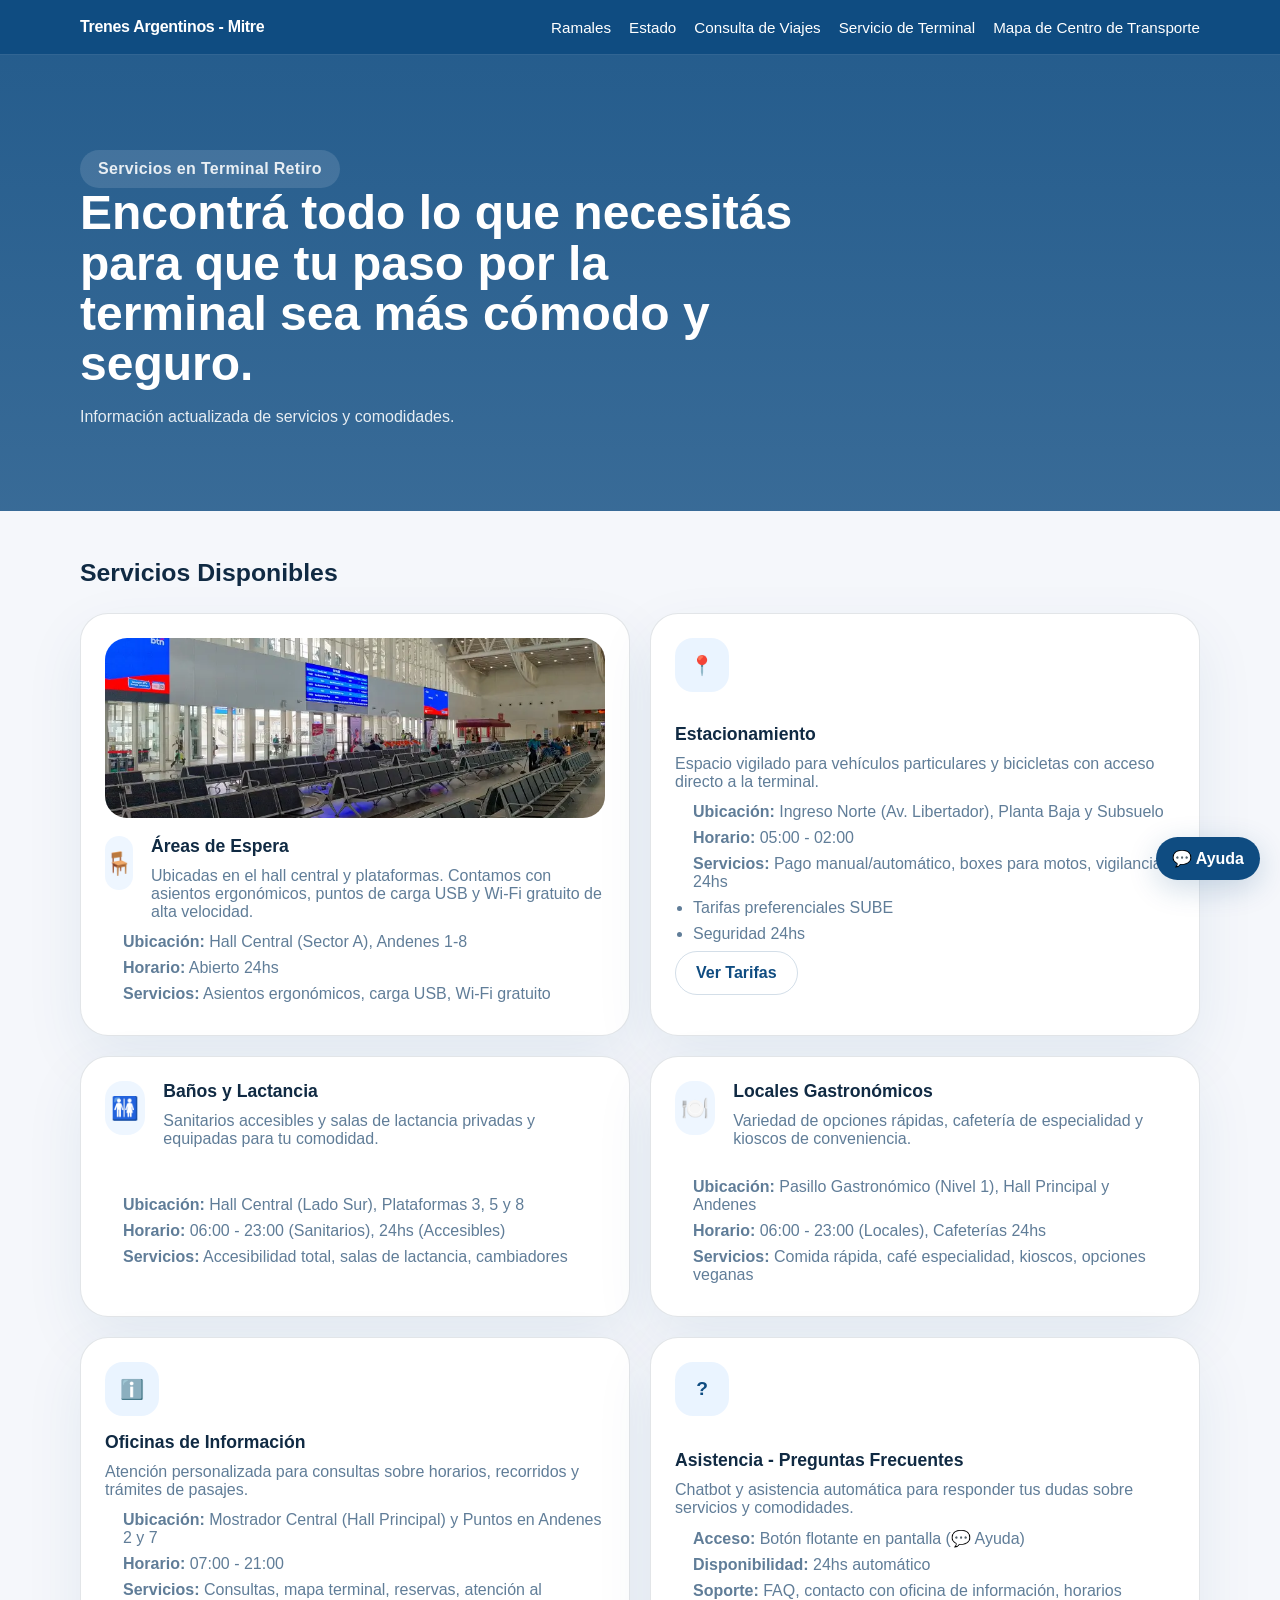
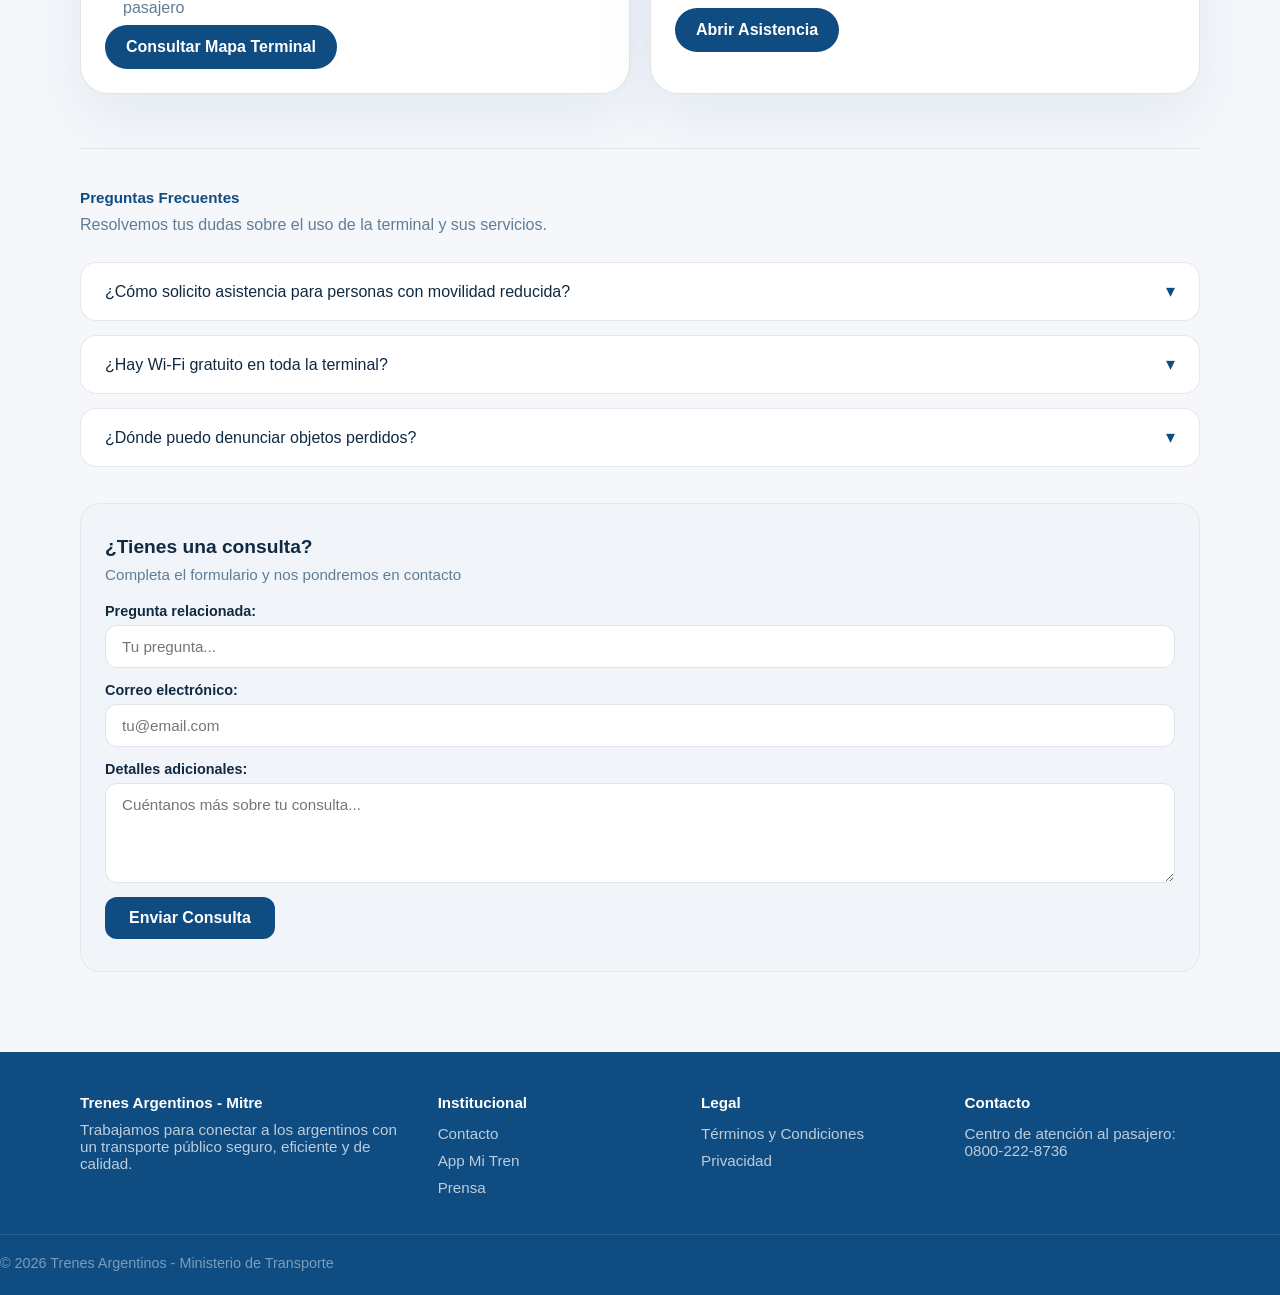
<file: terminal.html>
<!DOCTYPE html>
<html lang="es">
<head>
  <meta charset="UTF-8">
  <meta name="viewport" content="width=device-width, initial-scale=1.0">
  <title>Terminal Retiro - Trenes Argentinos Mitre</title>
  <link rel="stylesheet" href="terminal.css">
</head>
<body>
  <header class="site-header">
    <div class="container header-inner">
      <a class="brand" href="index.html">Trenes Argentinos - Mitre</a>
      <nav class="main-nav">
        <a href="index.html">Ramales</a>
        <a href="estado.html">Estado</a>
        <a href="consulta.html">Consulta de Viajes</a>
        <a href="terminal.html">Servicio de Terminal</a>
        <a href="mapa.html">Mapa de Centro de Transporte</a>
      </nav>
    </div>
  </header>

  <main>
    <section class="terminal-hero">
      <div class="container hero-inner">
        <div class="hero-copy">
          <p class="eyebrow">Servicios en Terminal Retiro</p>
          <h1>Encontrá todo lo que necesitás para que tu paso por la terminal sea más cómodo y seguro.</h1>
          <p>Información actualizada de servicios y comodidades.</p>
        </div>
      </div>
    </section>

    <section class="terminal-services container">
      <h2 class="section-title">Servicios Disponibles</h2>

      <div class="service-grid">
        <article class="service-card service-card--compact">
          <img class="service-image service-image--small" src="assets/imagenes/modern-airport-train-station-waiting-area-digital-displays-wide-shot-spacious-rows-empty-black-silver-seats-453006457.webp" alt="Sala de espera terminal">
          <div class="service-content">
            <div class="service-header">
              <span class="service-icon">🪑</span>
              <div>
                <h3>Áreas de Espera</h3>
                <p>Ubicadas en el hall central y plataformas. Contamos con asientos ergonómicos, puntos de carga USB y Wi-Fi gratuito de alta velocidad.</p>
              </div>
            </div>
            <div class="service-details">
              <ul>
                <li><strong>Ubicación:</strong> Hall Central (Sector A), Andenes 1-8</li>
                <li><strong>Horario:</strong> Abierto 24hs</li>
                <li><strong>Servicios:</strong> Asientos ergonómicos, carga USB, Wi-Fi gratuito</li>
              </ul>
            </div>
          </div>
        </article>

        <article class="service-card service-card--info">
          <div class="service-icon-box">📍</div>
          <div>
            <h3>Estacionamiento</h3>
            <p>Espacio vigilado para vehículos particulares y bicicletas con acceso directo a la terminal.</p>
            <div class="service-details">
              <ul>
                <li><strong>Ubicación:</strong> Ingreso Norte (Av. Libertador), Planta Baja y Subsuelo</li>
                <li><strong>Horario:</strong> 05:00 - 02:00</li>
                <li><strong>Servicios:</strong> Pago manual/automático, boxes para motos, vigilancia 24hs</li>
              </ul>
            </div>
            <ul class="service-list">
              <li>Tarifas preferenciales SUBE</li>
              <li>Seguridad 24hs</li>
            </ul>
            <a class="btn-secondary" href="#">Ver Tarifas</a>
          </div>
        </article>

        <article class="service-card">
          <div class="service-header">
            <span class="service-icon">🚻</span>
            <div>
              <h3>Baños y Lactancia</h3>
              <p>Sanitarios accesibles y salas de lactancia privadas y equipadas para tu comodidad.</p>
            </div>
          </div>
          <div class="service-details">
            <ul>
              <li><strong>Ubicación:</strong> Hall Central (Lado Sur), Plataformas 3, 5 y 8</li>
              <li><strong>Horario:</strong> 06:00 - 23:00 (Sanitarios), 24hs (Accesibles)</li>
              <li><strong>Servicios:</strong> Accesibilidad total, salas de lactancia, cambiadores</li>
            </ul>
          </div>
        </article>

        <article class="service-card">
          <div class="service-header">
            <span class="service-icon">🍽️</span>
            <div>
              <h3>Locales Gastronómicos</h3>
              <p>Variedad de opciones rápidas, cafetería de especialidad y kioscos de conveniencia.</p>
            </div>
          </div>
          <div class="service-details">
            <ul>
              <li><strong>Ubicación:</strong> Pasillo Gastronómico (Nivel 1), Hall Principal y Andenes</li>
              <li><strong>Horario:</strong> 06:00 - 23:00 (Locales), Cafeterías 24hs</li>
              <li><strong>Servicios:</strong> Comida rápida, café especialidad, kioscos, opciones veganas</li>
            </ul>
          </div>
        </article>

        <article class="service-card service-card--info">
          <div class="service-icon-box">ℹ️</div>
          <div>
            <h3>Oficinas de Información</h3>
            <p>Atención personalizada para consultas sobre horarios, recorridos y trámites de pasajes.</p>
            <div class="service-details">
              <ul>
                <li><strong>Ubicación:</strong> Mostrador Central (Hall Principal) y Puntos en Andenes 2 y 7</li>
                <li><strong>Horario:</strong> 07:00 - 21:00</li>
                <li><strong>Servicios:</strong> Consultas, mapa terminal, reservas, atención al pasajero</li>
              </ul>
            </div>
            <a class="btn-primary" href="mapa.html">Consultar Mapa Terminal</a>
          </div>
        </article>

        <article class="service-card service-card--info">
          <div class="service-icon-box">?</div>
          <div>
            <h3>Asistencia - Preguntas Frecuentes</h3>
            <p>Chatbot y asistencia automática para responder tus dudas sobre servicios y comodidades.</p>
            <div class="service-details">
              <ul>
                <li><strong>Acceso:</strong> Botón flotante en pantalla (💬 Ayuda)</li>
                <li><strong>Disponibilidad:</strong> 24hs automático</li>
                <li><strong>Soporte:</strong> FAQ, contacto con oficina de información, horarios</li>
              </ul>
            </div>
            <a class="btn-primary" href="#" id="chatbot-trigger">Abrir Asistencia</a>
          </div>
        </article>
      </div>

      <div class="faq-section">
        <p class="faq-intro">Preguntas Frecuentes</p>
        <p class="faq-subtitle">Resolvemos tus dudas sobre el uso de la terminal y sus servicios.</p>

        <div class="faq-item">
          <button class="faq-question" aria-expanded="false" data-question="¿Cómo solicito asistencia para personas con movilidad reducida?">
            <span>¿Cómo solicito asistencia para personas con movilidad reducida?</span>
            <span class="faq-icon">▾</span>
          </button>
          <div class="faq-answer">
            <p>Podés solicitar asistencia en la Oficina de Información ubicada en el Hall Central (atención de 5:00 a 23:00 hs) o llamar al 0800-222-8736. También contamos con personal de asistencia en los andenes durante los horarios de mayor afluencia. Los accesos laterales están habilitados con rampas y ascensores para facilitar el ingreso.</p>
          </div>
        </div>
        <div class="faq-item">
          <button class="faq-question" aria-expanded="false" data-question="¿Hay Wi-Fi gratuito en toda la terminal?">
            <span>¿Hay Wi-Fi gratuito en toda la terminal?</span>
            <span class="faq-icon">▾</span>
          </button>
          <div class="faq-answer">
            <p>Sí, la red <strong>TA-WiFi</strong> cubre el Hall Central, la Sala de Espera y las zonas de andenes principales. No requiere contraseña: al conectarte se abre un portal donde aceptás los términos de uso. La velocidad es de hasta 10 Mbps por dispositivo y la sesión dura hasta 2 horas continuas.</p>
          </div>
        </div>
        <div class="faq-item">
          <button class="faq-question" aria-expanded="false" data-question="¿Dónde puedo denunciar objetos perdidos?">
            <span>¿Dónde puedo denunciar objetos perdidos?</span>
            <span class="faq-icon">▾</span>
          </button>
          <div class="faq-answer">
            <p>Dirigite a la Oficina de Información en el Hall Central. Si el objeto fue olvidado en un tren, el personal te orientará para contactar a la tripulación del servicio correspondiente. También podés llamar al <strong>0800-222-8736</strong> para hacer la consulta telefónica o completar el formulario de abajo para que nos comuniquemos con vos.</p>
          </div>
        </div>

        <div class="contact-form-section">
          <h3 class="contact-form-title">¿Tienes una consulta?</h3>
          <p class="contact-form-subtitle">Completa el formulario y nos pondremos en contacto</p>
          <form class="contact-form" id="faq-contact-form">
            <div class="form-group">
              <label for="faq-topic" class="form-label">Pregunta relacionada:</label>
              <input type="text" id="faq-topic" name="topic" placeholder="Tu pregunta..." class="form-input">
            </div>
            <div class="form-group">
              <label for="faq-email" class="form-label">Correo electrónico:</label>
              <input type="email" id="faq-email" name="email" placeholder="tu@email.com" required class="form-input">
            </div>
            <div class="form-group">
              <label for="faq-message" class="form-label">Detalles adicionales:</label>
              <textarea id="faq-message" name="mensaje" placeholder="Cuéntanos más sobre tu consulta..." rows="4" class="form-textarea"></textarea>
            </div>
            <button type="submit" class="form-submit-btn">Enviar Consulta</button>
          </form>
        </div>
      </div>
    </section>
  </main>

  <!-- Chatbot Widget -->
  <button id="chatbot-btn" class="chatbot-btn" aria-label="Abrir asistencia">💬 Ayuda</button>
  <div id="chatbot-modal" class="chatbot-modal" aria-hidden="true">
    <div class="chatbot-backdrop" id="chatbot-backdrop"></div>
    <div class="chatbot-panel" role="dialog" aria-labelledby="chatbot-title" aria-modal="true">
      <header class="chatbot-header">
        <h3 id="chatbot-title">Asistente Virtual</h3>
        <button id="chatbot-close" class="chatbot-close" aria-label="Cerrar asistente">✕</button>
      </header>
      <div class="chatbot-body">
        <p><strong>¿En qué te podemos ayudar?</strong></p>
        <p>Realiza preguntas sobre:</p>
        <ul>
          <li>Ubicación de servicios</li>
          <li>Horarios de atención</li>
          <li>Accesibilidad e instalaciones</li>
          <li>Contacto y asistencia</li>
        </ul>
        <p class="chatbot-contact"><strong>Línea de atención:</strong> 0800-222-8736</p>
      </div>
    </div>
  </div>

  <footer class="site-footer">
    <div class="container footer-grid">
      <div class="footer-brand">
        <p class="footer-title">Trenes Argentinos - Mitre</p>
        <p>Trabajamos para conectar a los argentinos con un transporte público seguro, eficiente y de calidad.</p>
      </div>
      <div>
        <h4>Institucional</h4>
        <a href="#">Contacto</a>
        <a href="#">App Mi Tren</a>
        <a href="#">Prensa</a>
      </div>
      <div>
        <h4>Legal</h4>
        <a href="#">Términos y Condiciones</a>
        <a href="#">Privacidad</a>
      </div>
      <div>
        <h4>Contacto</h4>
        <p>Centro de atención al pasajero: 0800-222-8736</p>
      </div>
    </div>
    <div class="footer-copy">© 2026 Trenes Argentinos - Ministerio de Transporte</div>
  </footer>

  <script>
    (function() {
      const chatbotBtn = document.getElementById('chatbot-btn');
      const chatbotModal = document.getElementById('chatbot-modal');
      const chatbotBackdrop = document.getElementById('chatbot-backdrop');
      const chatbotClose = document.getElementById('chatbot-close');
      const chatbotTrigger = document.getElementById('chatbot-trigger');
      const faqContactForm = document.getElementById('faq-contact-form');
      const faqTopicInput = document.getElementById('faq-topic');
      const faqQuestions = document.querySelectorAll('.faq-question');
      
      function openChatbot() {
        chatbotModal.setAttribute('aria-hidden', 'false');
      }
      
      function closeChatbot() {
        chatbotModal.setAttribute('aria-hidden', 'true');
      }
      
      if (chatbotBtn) chatbotBtn.addEventListener('click', openChatbot);
      if (chatbotClose) chatbotClose.addEventListener('click', closeChatbot);
      if (chatbotBackdrop) chatbotBackdrop.addEventListener('click', closeChatbot);
      if (chatbotTrigger) chatbotTrigger.addEventListener('click', (e) => {
        e.preventDefault();
        openChatbot();
      });

      // Acordeón de preguntas frecuentes
      faqQuestions.forEach(question => {
        question.addEventListener('click', () => {
          const isOpen = question.getAttribute('aria-expanded') === 'true';
          const answer = question.nextElementSibling;

          // Cerrar todos los demás
          faqQuestions.forEach(q => {
            q.setAttribute('aria-expanded', 'false');
            if (q.nextElementSibling) q.nextElementSibling.classList.remove('open');
          });

          // Abrir o cerrar el actual
          if (!isOpen) {
            question.setAttribute('aria-expanded', 'true');
            answer.classList.add('open');
            // Copiar texto al input del formulario
            const topicText = question.getAttribute('data-question');
            if (faqTopicInput) faqTopicInput.value = topicText;
          }
        });
      });

      // Manejo del formulario de consultas
      if (faqContactForm) {
        faqContactForm.addEventListener('submit', (e) => {
          e.preventDefault();
          const topic = faqContactForm.querySelector('input[name="topic"]').value;
          const email = faqContactForm.querySelector('input[name="email"]').value;
          const mensaje = faqContactForm.querySelector('textarea[name="mensaje"]').value;
          
          // Simulación: mostrar mensaje de confirmación
          alert(`¡Gracias por tu consulta!\nNos pondremos en contacto en: ${email}\n\nAsunto: ${topic}`);
          
          // Limpiar formulario
          faqContactForm.reset();
          faqTopicInput.value = '';
        });
      }
    })();
  </script>
</body>
</html>
</file>
<file: index.css>
* {
  box-sizing: border-box;
}

:root {
  color-scheme: light;
  font-family: 'Libre Franklin', sans-serif;
  font-size: 16px;
  line-height: 1.5;
  color: #122c42;
  background: #f5f7fb;
  --bg: #f5f7fb;
  --surface: #ffffff;
  --surface-soft: #f1f5f9;
  --text: #102a43;
  --muted: #52667a;
  --brand: #0f4c81;
  --brand-dark: #0a3a62;
  --success: #1f8a3f;
  --border: rgba(16, 44, 66, 0.12);
  --shadow: 0 24px 80px rgba(15, 76, 129, 0.12);
}

html,
body {
  margin: 0;
  min-height: 100%;
}

body {
  background: var(--bg);
  color: var(--text);
}

img,
svg {
  max-width: 100%;
}

a {
  color: inherit;
  text-decoration: none;
}

button {
  font: inherit;
}

.container {
  width: min(1120px, calc(100% - 32px));
  margin: 0 auto;
}

.site-header {
  position: sticky;
  top: 0;
  z-index: 10;
  background: #0f4c81;
  backdrop-filter: blur(14px);
  border-bottom: 1px solid rgba(255, 255, 255, 0.14);
}

.header-inner {
  display: flex;
  align-items: center;
  justify-content: space-between;
  gap: 24px;
  padding: 18px 0;
}

.brand {
  font-weight: 700;
  letter-spacing: -0.02em;
  color: white;
}

.main-nav {
  display: flex;
  flex-wrap: wrap;
  gap: 18px;
  font-size: 0.95rem;
  color: white;
}

.main-nav a {
  transition: color 0.2s ease;
  color: inherit;
}

.main-nav a:hover,
.main-nav a.active {
  color: #f5a623;
}

.user-action button {
  border: none;
  border-radius: 999px;
  background: #0f4c81;
  color: white;
  padding: 12px 20px;
  cursor: pointer;
  transition: transform 0.2s ease, background 0.2s ease;
}

.user-action button:hover {
  background: #09325a;
  transform: translateY(-1px);
}

.hero {
  position: relative;
  min-height: 560px;
  display: grid;
  place-items: center;
  padding: 80px 0 72px;
  color: white;
  overflow: hidden;
  background: url('assets/imagenes/linea_mitre_2.jpg') center 40%/cover no-repeat;
}

.hero::before {
  content: '';
  position: absolute;
  inset: 0;
  background: linear-gradient(
    180deg,
    rgba(6, 20, 42, 0.38) 0%,
    rgba(6, 20, 42, 0.55) 50%,
    rgba(6, 20, 42, 0.80) 100%
  );
  backdrop-filter: contrast(1.05) saturate(1.1);
}

.hero-overlay {
  display: none;
}

.hero-content {
  position: relative;
  max-width: 720px;
  z-index: 1;
}

.eyebrow {
  display: inline-flex;
  padding: 10px 16px;
  border-radius: 999px;
  background: rgba(255, 255, 255, 0.16);
  font-size: 0.92rem;
  font-weight: 600;
  letter-spacing: 0.02em;
  margin-bottom: 24px;
}

.hero h1 {
  margin: 0;
  font-size: clamp(2.5rem, 5vw, 4rem);
  line-height: 1.02;
}

.hero p {
  max-width: 640px;
  margin: 24px 0 0;
  color: rgba(255, 255, 255, 0.88);
  font-size: 1.05rem;
}

.hero-actions {
  display: flex;
  flex-wrap: wrap;
  gap: 16px;
  margin-top: 32px;
}

.btn {
  display: inline-flex;
  align-items: center;
  justify-content: center;
  border-radius: 999px;
  padding: 14px 24px;
  font-weight: 600;
  min-width: 180px;
  text-align: center;
}

.btn-primary {
  background: #f5a623;
  color: #102a43;
}

.btn-secondary {
  background: rgba(255, 255, 255, 0.16);
  color: white;
  border: 1px solid rgba(255, 255, 255, 0.24);
}

.btn:hover {
  filter: brightness(1.05);
}

.status-overview {
  padding: 64px 0 16px;
}

.section-header {
  display: flex;
  align-items: center;
  justify-content: space-between;
  gap: 18px;
  padding-bottom: 24px;
}

.section-label {
  margin: 0;
  font-size: 0.95rem;
  color: #0f4c81;
  font-weight: 700;
}

.section-subtitle {
  margin: 8px 0 0;
  color: var(--muted);
}

.status-pill {
  display: inline-flex;
  align-items: center;
  padding: 10px 16px;
  border-radius: 999px;
  font-size: 0.95rem;
  font-weight: 700;
}

.status-pill--good {
  background: rgba(31, 138, 63, 0.12);
  color: var(--success);
}

.cards-grid {
  display: grid;
  grid-template-columns: repeat(4, minmax(0, 1fr));
  gap: 20px;
}

.status-card {
  background: var(--surface);
  border: 1px solid var(--border);
  border-radius: 24px;
  padding: 28px 24px;
  box-shadow: var(--shadow);
}

.status-card__header {
  display: flex;
  align-items: center;
  gap: 12px;
  margin-bottom: 24px;
}

.status-icon {
  display: inline-flex;
  width: 40px;
  height: 40px;
  align-items: center;
  justify-content: center;
  border-radius: 14px;
  background: #eef6ff;
}

.status-label {
  display: inline-flex;
  padding: 6px 12px;
  border-radius: 999px;
  background: #e4f5e3;
  color: #1f8a3f;
  font-size: 0.85rem;
  font-weight: 700;
}

.status-card h2 {
  margin: 0 0 10px;
  font-size: 1.25rem;
}

.status-route {
  margin: 0 0 18px;
  color: var(--muted);
}

.status-card__info {
  margin: 0;
  color: #1f8a3f;
  font-weight: 700;
}

.status-card__btn {
  display: inline-flex;
  align-items: center;
  margin-top: 14px;
  padding: 9px 18px;
  border-radius: 999px;
  border: 1.5px solid var(--brand);
  color: var(--brand);
  font-size: 0.88rem;
  font-weight: 600;
  transition: background 0.2s ease, color 0.2s ease;
}

.status-card__btn:hover {
  background: var(--brand);
  color: white;
}

.quick-links {
  padding: 56px 0 72px;
}

.quick-grid {
  display: grid;
  grid-template-columns: repeat(3, minmax(0, 1fr));
  gap: 20px;
}

.quick-card {
  display: grid;
  grid-template-columns: auto 1fr;
  gap: 18px;
  align-items: center;
  background: var(--surface);
  border-radius: 24px;
  padding: 28px;
  border: 1px solid var(--border);
  transition: transform 0.2s ease, border-color 0.2s ease;
}

.quick-card:hover {
  transform: translateY(-4px);
  border-color: rgba(15, 76, 129, 0.16);
}

.quick-card__icon {
  width: 64px;
  height: 64px;
  display: grid;
  place-items: center;
  border-radius: 18px;
  background: #eff6ff;
  font-size: 1.65rem;
}

.quick-card h3 {
  margin: 0 0 8px;
  font-size: 1.1rem;
}

.quick-card p {
  margin: 0;
  color: var(--muted);
}

.site-footer {
  background: #0f4c81;
  padding: 42px 0 24px;
}

.footer-grid {
  display: grid;
  grid-template-columns: minmax(240px, 1.4fr) repeat(3, minmax(180px, 1fr));
  gap: 28px;
  align-items: start;
}

.footer-title {
  margin: 0 0 12px;
  font-weight: 700;
  color: white !important;
}

.site-footer h4 {
  margin: 0 0 14px;
  font-size: 0.95rem;
  color: white;
}

.site-footer a,
.site-footer p {
  display: block;
  color: rgba(255, 255, 255, 0.72);
  margin: 0 0 10px;
  font-size: 0.95rem;
}

.site-footer a:hover {
  color: white;
}

.footer-copy {
  margin-top: 28px;
  color: rgba(255, 255, 255, 0.45);
  font-size: 0.9rem;
  border-top: 1px solid rgba(255, 255, 255, 0.12);
  padding-top: 20px;
}

@media (max-width: 980px) {
  .cards-grid,
  .quick-grid,
  .footer-grid {
    grid-template-columns: repeat(2, minmax(0, 1fr));
  }
}

@media (max-width: 720px) {
  .header-inner,
  .hero-actions,
  .section-header,
  .footer-grid {
    flex-direction: column;
    align-items: stretch;
  }

  .header-inner {
    gap: 16px;
  }

  .main-nav {
    gap: 12px;
  }

  .cards-grid,
  .quick-grid,
  .footer-grid {
    grid-template-columns: 1fr;
  }

  .hero {
    min-height: 500px;
    padding: 64px 0 56px;
  }

  .hero h1 {
    font-size: 2.4rem;
  }
}

/* Chatbot Widget */
.chatbot-btn {
  position: fixed;
  right: 20px;
  bottom: 20px;
  background: var(--brand);
  color: white;
  border: none;
  padding: 12px 16px;
  border-radius: 999px;
  box-shadow: 0 8px 30px rgba(15, 76, 129, 0.2);
  font-weight: 600;
  cursor: pointer;
  z-index: 60;
  transition: transform 0.2s ease, box-shadow 0.2s ease;
}
.chatbot-btn:hover {
  transform: translateY(-2px);
  box-shadow: 0 12px 40px rgba(15, 76, 129, 0.3);
}
.chatbot-modal { display: none; }
.chatbot-modal[aria-hidden="false"] { display: block; }
.chatbot-backdrop {
  position: fixed;
  inset: 0;
  background: rgba(2, 6, 23, 0.4);
  z-index: 58;
}
.chatbot-panel {
  position: fixed;
  right: 20px;
  bottom: 80px;
  width: min(420px, calc(100% - 40px));
  background: var(--surface);
  border-radius: 16px;
  box-shadow: 0 25px 50px rgba(2, 6, 23, 0.2);
  z-index: 59;
  overflow: hidden;
}
.chatbot-header {
  display: flex;
  justify-content: space-between;
  align-items: center;
  padding: 16px 18px;
  border-bottom: 1px solid rgba(16, 44, 66, 0.06);
  background: var(--surface);
}
.chatbot-header h3 { margin: 0; font-size: 1rem; color: var(--text); }
.chatbot-body {
  padding: 16px 18px;
  color: var(--muted);
  max-height: 400px;
  overflow-y: auto;
}
.chatbot-body p { margin: 0 0 12px; }
.chatbot-body ul { margin: 0 0 12px; padding-left: 18px; }
.chatbot-body li { margin-bottom: 6px; font-size: 0.95rem; }
.chatbot-contact {
  margin-top: 12px !important;
  padding-top: 12px;
  border-top: 1px solid rgba(16, 44, 66, 0.06);
  font-size: 0.9rem;
}
.chatbot-close {
  border: none;
  background: transparent;
  color: var(--muted);
  font-size: 1.2rem;
  font-weight: 700;
  cursor: pointer;
  padding: 0;
  width: 24px;
  height: 24px;
  display: flex;
  align-items: center;
  justify-content: center;
  transition: color 0.2s ease;
}
.chatbot-close:hover { color: var(--text); }
</file>
<file: consulta.css>
* {
  box-sizing: border-box;
}

:root {
  color-scheme: light;
  font-family: 'Libre Franklin', sans-serif;
  font-size: 16px;
  line-height: 1.5;
  color: #102a43;
  background: #f5f7fb;
  --surface: #ffffff;
  --surface-soft: #eef4fb;
  --text: #102a43;
  --muted: #52667a;
  --brand: #0f4c81;
  --brand-soft: #dce9fb;
  --border: rgba(16, 44, 66, 0.12);
  --shadow: 0 24px 60px rgba(15, 76, 129, 0.12);
}

html,
body {
  margin: 0;
  min-height: 100%;
}

body {
  background: var(--bg, #f5f7fb);
  color: var(--text);
}

a {
  color: inherit;
  text-decoration: none;
}

button {
  font: inherit;
  cursor: pointer;
}

.container {
  width: min(1120px, calc(100% - 32px));
  margin: 0 auto;
}

.site-header {
  position: sticky;
  top: 0;
  z-index: 10;
  background: #0f4c81;
  backdrop-filter: blur(14px);
  border-bottom: 1px solid rgba(255, 255, 255, 0.14);
}

.header-inner {
  display: flex;
  align-items: center;
  justify-content: space-between;
  gap: 24px;
  padding: 18px 0;
}

.brand {
  font-weight: 700;
  letter-spacing: -0.02em;
  color: white;
}

.main-nav {
  display: flex;
  flex-wrap: wrap;
  gap: 18px;
  font-size: 0.95rem;
  color: white;
}

.main-nav a {
  transition: color 0.2s ease;
  color: inherit;
}

.main-nav a:hover,
.main-nav a.active {
  color: #f5a623;
}

.user-action button {
  border: none;
  border-radius: 999px;
  background: #0f4c81;
  color: white;
  padding: 12px 20px;
  cursor: pointer;
  transition: transform 0.2s ease, background 0.2s ease;
}

.user-action button:hover {
  background: #09325a;
  transform: translateY(-1px);
}

.consulta-hero {
  margin: 32px 0 0;
}

.hero-card {
  background: url('assets/imagenes/tren-mitre.jpg') center 70%/cover no-repeat;
  image-rendering: -webkit-optimize-contrast;
  image-rendering: crisp-edges;
  border-radius: 32px;
  padding: 56px 32px;
  text-align: center;
  position: relative;
  overflow: hidden;
}

.hero-card::before {
  content: '';
  position: absolute;
  inset: 0;
  background: rgba(0, 0, 0, 0.45);
  border-radius: 32px;
}

.hero-card h1,
.hero-card p {
  position: relative;
  z-index: 1;
}

.hero-card h1 {
  margin: 0;
  font-size: clamp(2.5rem, 4vw, 3.5rem);
  color: #ffffff;
}

.hero-card p {
  margin: 16px auto 0;
  max-width: 680px;
  color: rgba(255, 255, 255, 0.88);
  font-size: 1.05rem;
}

.consulta-panel {
  margin: 32px auto 72px;
}

.search-card {
  background: var(--surface);
  border: 1px solid var(--border);
  border-radius: 28px;
  padding: 26px 28px;
  box-shadow: var(--shadow);
}

.field-row {
  display: grid;
  grid-template-columns: 1fr auto 1fr auto;
  gap: 18px;
  align-items: center;
}

.field-row label {
  display: grid;
  gap: 10px;
  color: var(--muted);
  font-weight: 600;
}

.field-row input {
  width: 100%;
  border: 1px solid var(--border);
  border-radius: 16px;
  padding: 16px 18px;
  background: var(--surface-soft);
  color: var(--text);
}

.swap-btn {
  width: 56px;
  height: 56px;
  border: 1px solid var(--border);
  border-radius: 16px;
  background: white;
  font-size: 1.4rem;
}

.search-btn {
  min-width: 160px;
}

.btn-primary,
.btn-secondary {
  display: inline-flex;
  align-items: center;
  justify-content: center;
  padding: 14px 22px;
  border-radius: 999px;
  border: 1px solid transparent;
  font-weight: 700;
  transition: transform 0.2s ease, background 0.2s ease, border-color 0.2s ease;
}

.btn-primary {
  background: var(--brand);
  color: white;
}

.btn-secondary {
  background: transparent;
  color: var(--brand);
  border-color: rgba(15, 76, 129, 0.18);
}

.btn-primary:hover,
.btn-secondary:hover {
  transform: translateY(-1px);
}

.status-banner {
  margin-top: 28px;
  display: flex;
  gap: 18px;
  align-items: center;
  background: #e8f7ec;
  border: 1px solid rgba(31, 138, 63, 0.12);
  border-radius: 20px;
  padding: 18px 22px;
}

.status-indicator {
  width: 44px;
  height: 44px;
  display: grid;
  place-items: center;
  background: #f0fbf5;
  border-radius: 14px;
  font-size: 1.2rem;
  color: #1f8a3f;
}

.status-title {
  margin: 0;
  font-weight: 700;
}

.status-text {
  margin: 6px 0 0;
  color: #476a54;
}

.results-grid {
  margin-top: 32px;
  display: grid;
  grid-template-columns: 2fr 1fr;
  gap: 24px;
}

.result-card,
.alt-label,
.alternative-card,
.map-card,
.info-card,
.times-card {
  background: var(--surface);
  border-radius: 28px;
  border: 1px solid var(--border);
}

.result-card {
  padding: 28px;
  box-shadow: var(--shadow);
  margin-bottom: 16px;
}

.result-header {
  display: flex;
  justify-content: space-between;
  gap: 20px;
  align-items: center;
  margin-bottom: 28px;
}

.tag {
  display: inline-flex;
  padding: 12px 16px;
  border-radius: 999px;
  background: #eef4ff;
  color: var(--brand);
  font-weight: 700;
}

.next-departure {
  margin: 10px 0 0;
  color: var(--muted);
}

.price-card {
  text-align: right;
}

.price-card .price-label {
  display: block;
  font-size: 0.95rem;
  margin-bottom: 8px;
  color: #1f6ab2;
}

.price-card strong {
  font-size: 2rem;
  color: var(--brand);
}

.trip-step {
  display: grid;
  grid-template-columns: auto 1fr auto;
  gap: 18px;
  align-items: center;
  padding: 18px 0;
  border-top: 1px solid rgba(16, 44, 66, 0.08);
}

.step-icon {
  width: 42px;
  height: 42px;
  display: grid;
  place-items: center;
  border-radius: 50%;
  flex-shrink: 0;
  position: relative;
}

.step-icon--depart {
  background: var(--brand);
  box-shadow: 0 0 0 4px rgba(15, 76, 129, 0.15);
}

.step-icon--depart::after {
  content: '';
  width: 10px;
  height: 10px;
  border-radius: 50%;
  background: white;
}

.step-icon--arrive {
  background: #eef4ff;
  border: none;
  background-image: url("data:image/svg+xml,%3Csvg xmlns='http://www.w3.org/2000/svg' viewBox='0 0 24 24' fill='none' stroke='%230f4c81' stroke-width='2' stroke-linecap='round' stroke-linejoin='round'%3E%3Cpath d='M21 10c0 7-9 13-9 13s-9-6-9-13a9 9 0 0 1 18 0z'/%3E%3Ccircle cx='12' cy='10' r='3'/%3E%3C/svg%3E");
  background-repeat: no-repeat;
  background-position: center;
  background-size: 22px 22px;
}

.step-icon--arrive::after {
  display: none;
}

.step-title {
  margin: 0 0 6px;
  font-weight: 700;
}

.step-subtitle {
  margin: 0;
  color: var(--muted);
}

.platform-chip {
  padding: 10px 14px;
  border-radius: 999px;
  background: #eef4ff;
  color: var(--brand);
  font-weight: 700;
}

.result-footer {
  display: flex;
  flex-wrap: wrap;
  justify-content: space-between;
  gap: 16px;
  padding-top: 22px;
  border-top: 1px solid rgba(16, 44, 66, 0.08);
  color: var(--muted);
}

.result-footer a {
  color: var(--brand);
  font-weight: 700;
}

.alternative-card {
  padding: 22px;
  margin-top: 20px;
  display: flex;
  flex-direction: column;
  gap: 12px;
}

.alt-label {
  margin: 0 0 16px;
  padding: 24px 28px;
  font-weight: 700;
  color: var(--brand);
}

.alt-item {
  display: flex;
  justify-content: space-between;
  gap: 20px;
  align-items: center;
  padding: 18px 20px;
  border-radius: 20px;
  background: var(--surface-soft);
}

.alt-item strong {
  font-size: 1.05rem;
}

.alt-item p {
  margin: 4px 0 0;
  color: var(--muted);
}

.results-side {
  display: grid;
  gap: 20px;
  align-content: start;
  position: sticky;
  top: 20px;
  align-self: start;
}

.map-card,
.info-card,
.times-card {
  padding: 22px;
}

.map-preview {
  height: 260px;
  border-radius: 24px;
  background: linear-gradient(180deg, #dce9fb 0%, #ffffff 100%);
  margin-bottom: 18px;
}

.map-card button,
.info-card button {
  width: 100%;
}

.info-card {
  display: grid;
  gap: 18px;
}

.info-icon {
  width: 54px;
  height: 54px;
  display: grid;
  place-items: center;
  border-radius: 18px;
  background: #eef4ff;
  color: var(--brand);
  font-size: 1.4rem;
}

.info-card h3 {
  margin: 0;
  font-size: 1.15rem;
}

.info-card p {
  margin: 0;
  color: var(--muted);
}

.times-title {
  margin: 0 0 16px;
  font-weight: 700;
}

.times-list {
  list-style: none;
  margin: 0;
  padding: 0;
  display: grid;
  gap: 12px;
}

.times-list li {
  display: grid;
  grid-template-columns: auto 1fr auto;
  gap: 16px;
  align-items: center;
  padding: 16px 18px;
  border-radius: 18px;
  background: var(--surface-soft);
  color: var(--muted);
}

.times-list li span:first-child {
  font-weight: 700;
  color: var(--text);
}

.site-footer {
  background: #0f4c81;
  padding: 42px 0 24px;
}

.footer-grid {
  display: grid;
  grid-template-columns: minmax(240px, 1.4fr) repeat(3, minmax(180px, 1fr));
  gap: 28px;
  align-items: start;
}

.footer-title {
  margin: 0 0 12px;
  font-weight: 700;
  color: white !important;
}

.site-footer h4 {
  margin: 0 0 14px;
  font-size: 0.95rem;
  color: white;
}

.site-footer a,
.site-footer p {
  display: block;
  color: rgba(255, 255, 255, 0.72);
  margin: 0 0 10px;
  font-size: 0.95rem;
}

.site-footer a:hover {
  color: white;
}

.footer-copy {
  margin-top: 28px;
  color: rgba(255, 255, 255, 0.45);
  font-size: 0.9rem;
  border-top: 1px solid rgba(255, 255, 255, 0.12);
  padding-top: 20px;
}

@media (max-width: 980px) {
  .results-grid {
    grid-template-columns: 1fr;
  }
}

@media (max-width: 720px) {
  .hero-card {
    padding: 40px 22px;
  }

  .field-row {
    grid-template-columns: 1fr;
  }

  .swap-btn,
  .search-btn {
    width: 100%;
  }

  .result-card,
  .alternative-card,
  .map-card,
  .info-card,
  .times-card {
    border-radius: 24px;
  }
}

/* Chatbot Widget */
.chatbot-btn {
  position: fixed;
  right: 20px;
  bottom: 20px;
  background: var(--brand);
  color: white;
  border: none;
  padding: 12px 16px;
  border-radius: 999px;
  box-shadow: 0 8px 30px rgba(15, 76, 129, 0.2);
  font-weight: 600;
  cursor: pointer;
  z-index: 60;
  transition: transform 0.2s ease, box-shadow 0.2s ease;
}
.chatbot-btn:hover {
  transform: translateY(-2px);
  box-shadow: 0 12px 40px rgba(15, 76, 129, 0.3);
}
.chatbot-modal { display: none; }
.chatbot-modal[aria-hidden="false"] { display: block; }
.chatbot-backdrop {
  position: fixed;
  inset: 0;
  background: rgba(2, 6, 23, 0.4);
  z-index: 58;
}
.chatbot-panel {
  position: fixed;
  right: 20px;
  bottom: 80px;
  width: min(420px, calc(100% - 40px));
  background: var(--surface);
  border-radius: 16px;
  box-shadow: 0 25px 50px rgba(2, 6, 23, 0.2);
  z-index: 59;
  overflow: hidden;
}
.chatbot-header {
  display: flex;
  justify-content: space-between;
  align-items: center;
  padding: 16px 18px;
  border-bottom: 1px solid rgba(16, 44, 66, 0.06);
  background: var(--surface);
}
.chatbot-header h3 { margin: 0; font-size: 1rem; color: var(--text); }
.chatbot-body {
  padding: 16px 18px;
  color: var(--muted);
  max-height: 400px;
  overflow-y: auto;
}
.chatbot-body p { margin: 0 0 12px; }
.chatbot-body ul { margin: 0 0 12px; padding-left: 18px; }
.chatbot-body li { margin-bottom: 6px; font-size: 0.95rem; }
.chatbot-contact {
  margin-top: 12px !important;
  padding-top: 12px;
  border-top: 1px solid rgba(16, 44, 66, 0.06);
  font-size: 0.9rem;
}
.chatbot-close {
  border: none;
  background: transparent;
  color: var(--muted);
  font-size: 1.2rem;
  font-weight: 700;
  cursor: pointer;
  padding: 0;
  width: 24px;
  height: 24px;
  display: flex;
  align-items: center;
  justify-content: center;
  transition: color 0.2s ease;
}
.chatbot-close:hover { color: var(--text); }
</file>
<file: estado.css>
* {
  box-sizing: border-box;
}

:root {
  color-scheme: light;
  font-family: 'Libre Franklin', sans-serif;
  font-size: 16px;
  line-height: 1.5;
  color: #102a43;
  background: #f5f7fb;
  --bg: #f5f7fb;
  --surface: #ffffff;
  --surface-soft: #f1f5f9;
  --text: #102a43;
  --muted: #52667a;
  --brand: #0f4c81;
  --brand-dark: #0a3a62;
  --border: rgba(16, 44, 66, 0.12);
  --shadow: 0 24px 80px rgba(15, 76, 129, 0.12);
}

html, body {
  margin: 0;
  min-height: 100%;
}

body {
  background: var(--bg);
  color: var(--text);
}

a {
  color: inherit;
  text-decoration: none;
}

button {
  font: inherit;
  cursor: pointer;
}

.container {
  width: min(1120px, calc(100% - 32px));
  margin: 0 auto;
}


.site-header {
  position: sticky;
  top: 0;
  z-index: 10;
  background: #0f4c81;
  backdrop-filter: blur(14px);
  border-bottom: 1px solid rgba(255, 255, 255, 0.14);
}

.header-inner {
  display: flex;
  align-items: center;
  justify-content: space-between;
  gap: 24px;
  padding: 18px 0;
}

.brand {
  font-weight: 700;
  letter-spacing: -0.02em;
  color: white;
}

.main-nav {
  display: flex;
  flex-wrap: wrap;
  gap: 18px;
  font-size: 0.95rem;
  color: white;
}

.main-nav a {
  transition: color 0.2s ease;
  color: inherit;
}

.main-nav a:hover,
.main-nav a.active {
  color: #f5a623;
}


.status-hero {
  background: linear-gradient(135deg, #0a3a62 0%, #0f4c81 60%, #1a6aa8 100%);
  color: white;
  padding: 56px 0 48px;
}

.status-hero-inner {
  display: flex;
  justify-content: space-between;
  align-items: center;
  gap: 32px;
  flex-wrap: wrap;
}

.eyebrow {
  margin: 0 0 8px;
  font-size: 0.85rem;
  font-weight: 600;
  letter-spacing: 0.08em;
  text-transform: uppercase;
  opacity: 0.75;
}

.status-hero h1 {
  margin: 0 0 20px;
  font-size: 2.6rem;
  font-weight: 700;
  letter-spacing: -0.03em;
}

.global-status {
  display: inline-flex;
  align-items: center;
  gap: 10px;
  background: rgba(255,255,255,0.12);
  border: 1px solid rgba(255,255,255,0.2);
  border-radius: 999px;
  padding: 8px 18px;
  font-size: 0.95rem;
  font-weight: 500;
}

.status-dot {
  width: 10px;
  height: 10px;
  border-radius: 50%;
  flex-shrink: 0;
}

.status-dot--ok   { background: #4ade80; box-shadow: 0 0 0 3px rgba(74,222,128,0.3); }
.status-dot--warn { background: #facc15; box-shadow: 0 0 0 3px rgba(250,204,21,0.3); animation: pulse-dot 1.4s ease infinite; }
.status-dot--bad  { background: #f87171; box-shadow: 0 0 0 3px rgba(248,113,113,0.3); animation: pulse-dot 1.4s ease infinite; }

@keyframes pulse-dot {
  0%, 100% { opacity: 1; }
  50%       { opacity: 0.5; }
}

.hero-clock {
  text-align: right;
  background: rgba(255,255,255,0.1);
  border: 1px solid rgba(255,255,255,0.18);
  border-radius: 20px;
  padding: 20px 28px;
  min-width: 180px;
}

.clock-label {
  margin: 0 0 4px;
  font-size: 0.78rem;
  font-weight: 600;
  letter-spacing: 0.08em;
  text-transform: uppercase;
  opacity: 0.65;
}

.clock-time {
  margin: 0 0 6px;
  font-size: 2rem;
  font-weight: 700;
  letter-spacing: 0.04em;
  font-variant-numeric: tabular-nums;
}

.clock-update {
  margin: 0;
  font-size: 0.78rem;
  opacity: 0.6;
}


.section-title {
  margin: 0 0 24px;
  font-size: 1.3rem;
  font-weight: 700;
  color: var(--text);
}


.ramales-section {
  padding: 56px 0 40px;
}

.ramales-grid {
  display: grid;
  grid-template-columns: repeat(auto-fill, minmax(240px, 1fr));
  gap: 18px;
}

.ramal-card {
  background: var(--surface);
  border: 1px solid var(--border);
  border-radius: 20px;
  padding: 22px 22px 20px;
  box-shadow: 0 4px 16px rgba(15, 76, 129, 0.06);
  transition: transform 0.2s ease, box-shadow 0.2s ease;
}

.ramal-card:hover {
  transform: translateY(-3px);
  box-shadow: 0 10px 28px rgba(15, 76, 129, 0.12);
}

.ramal-card--warn {
  border-color: #fde68a;
  background: #fffbeb;
}

.ramal-card-top {
  display: flex;
  justify-content: space-between;
  align-items: flex-start;
  margin-bottom: 14px;
}

.ramal-icon { font-size: 1.4rem; }

.ramal-name {
  margin: 0 0 4px;
  font-weight: 700;
  font-size: 1rem;
  color: var(--text);
}

.ramal-route {
  margin: 0 0 10px;
  font-size: 0.85rem;
  color: var(--muted);
}

.ramal-detail {
  margin: 0;
  font-size: 0.875rem;
  color: var(--muted);
  line-height: 1.5;
}


.badge {
  display: inline-block;
  padding: 3px 12px;
  border-radius: 999px;
  font-size: 0.78rem;
  font-weight: 600;
  letter-spacing: 0.02em;
}

.badge--ok   { background: #dcfce7; color: #166534; }
.badge--warn { background: #fef3c7; color: #92400e; }
.badge--bad  { background: #fee2e2; color: #991b1b; }


.departures-section {
  padding: 0 0 56px;
}

.departures-heading {
  display: flex;
  align-items: center;
  gap: 14px;
  margin-bottom: 20px;
}

.departures-heading .section-title { margin: 0; }

.live-pill {
  background: #fee2e2;
  color: #b91c1c;
  font-size: 0.72rem;
  font-weight: 700;
  letter-spacing: 0.08em;
  padding: 4px 12px;
  border-radius: 999px;
  animation: blink-live 1.6s ease infinite;
}

@keyframes blink-live {
  0%, 100% { opacity: 1; }
  50%       { opacity: 0.55; }
}

.board-header {
  display: grid;
  grid-template-columns: 2fr 80px 100px 130px 100px;
  gap: 12px;
  padding: 10px 18px;
  font-size: 0.78rem;
  font-weight: 600;
  letter-spacing: 0.05em;
  text-transform: uppercase;
  color: var(--muted);
  background: var(--surface-soft);
  border-radius: 12px 12px 0 0;
  border: 1px solid var(--border);
  border-bottom: none;
}

.board-row {
  display: grid;
  grid-template-columns: 2fr 80px 100px 130px 100px;
  gap: 12px;
  align-items: center;
  padding: 14px 18px;
  background: var(--surface);
  border: 1px solid var(--border);
  border-top: none;
  transition: background 0.15s ease;
}

.board-row:last-child {
  border-radius: 0 0 12px 12px;
}

.board-row:hover { background: var(--surface-soft); }

.board-destino-name {
  display: block;
  font-weight: 600;
  font-size: 0.95rem;
  color: var(--text);
}

.board-ruta {
  display: block;
  font-size: 0.8rem;
  color: var(--muted);
}

.board-anden {
  font-size: 0.9rem;
  color: var(--muted);
}

.board-hora {
  font-size: 0.95rem;
  font-weight: 600;
  font-variant-numeric: tabular-nums;
  color: var(--text);
}

.countdown {
  display: inline-block;
  padding: 4px 12px;
  border-radius: 8px;
  font-size: 0.85rem;
  font-weight: 700;
  font-variant-numeric: tabular-nums;
}

.countdown--ok     { background: #dcfce7; color: #166534; }
.countdown--soon   { background: #fef3c7; color: #92400e; }
.countdown--urgent { background: #fee2e2; color: #b91c1c; animation: blink-live 0.8s ease infinite; }
.countdown--now    { background: #0f4c81; color: white; }

.no-service {
  padding: 32px;
  text-align: center;
  color: var(--muted);
  background: var(--surface);
  border: 1px solid var(--border);
  border-radius: 0 0 12px 12px;
}


.alerts-section { padding: 0 0 64px; }

.alert-card {
  display: flex;
  gap: 16px;
  align-items: flex-start;
  padding: 20px 22px;
  border-radius: 16px;
  border: 1px solid transparent;
  margin-bottom: 14px;
}

.alert-card--warn { background: #fffbeb; border-color: #fde68a; }
.alert-card--info { background: #eff6ff; border-color: #bfdbfe; }
.alert-card--ok   { background: #f0fdf4; border-color: #bbf7d0; }

.alert-icon {
  font-size: 1.4rem;
  flex-shrink: 0;
  margin-top: 2px;
}

.alert-title {
  margin: 0 0 6px;
  font-weight: 700;
  font-size: 0.95rem;
  color: var(--text);
}

.alert-desc {
  margin: 0 0 8px;
  font-size: 0.9rem;
  color: var(--muted);
  line-height: 1.55;
}

.alert-time {
  margin: 0;
  font-size: 0.8rem;
  font-weight: 600;
  color: var(--muted);
  opacity: 0.8;
}


.site-footer {
  background: #0f4c81;
  padding: 42px 0 24px;
}

.footer-grid {
  display: grid;
  grid-template-columns: minmax(240px, 1.4fr) repeat(3, minmax(180px, 1fr));
  gap: 28px;
  align-items: start;
}

.footer-title {
  margin: 0 0 12px;
  font-weight: 700;
  color: white !important;
}

.footer-grid h4,
.site-footer h4 {
  margin: 0 0 14px;
  font-size: 0.95rem;
  color: white;
}

.footer-grid a,
.footer-grid p,
.site-footer a,
.site-footer p {
  display: block;
  color: rgba(255, 255, 255, 0.72);
  margin: 0 0 10px;
  font-size: 0.95rem;
}

.site-footer a:hover {
  color: white;
}

.footer-copy {
  margin-top: 28px;
  color: rgba(255, 255, 255, 0.45);
  font-size: 0.9rem;
  border-top: 1px solid rgba(255, 255, 255, 0.12);
  padding-top: 20px;
}


.chatbot-btn {
  position: fixed;
  right: 20px;
  bottom: 20px;
  background: var(--brand);
  color: white;
  border: none;
  padding: 12px 16px;
  border-radius: 999px;
  box-shadow: 0 8px 30px rgba(15, 76, 129, 0.2);
  font-weight: 600;
  cursor: pointer;
  z-index: 60;
  transition: transform 0.2s ease, box-shadow 0.2s ease;
}
.chatbot-btn:hover {
  transform: translateY(-2px);
  box-shadow: 0 12px 40px rgba(15, 76, 129, 0.3);
}
.chatbot-modal { display: none; }
.chatbot-modal[aria-hidden="false"] { display: block; }
.chatbot-backdrop {
  position: fixed;
  inset: 0;
  background: rgba(2, 6, 23, 0.4);
  z-index: 58;
}
.chatbot-panel {
  position: fixed;
  right: 20px;
  bottom: 80px;
  width: min(420px, calc(100% - 40px));
  background: var(--surface);
  border-radius: 16px;
  box-shadow: 0 25px 50px rgba(2, 6, 23, 0.2);
  z-index: 59;
  overflow: hidden;
}
.chatbot-header {
  display: flex;
  justify-content: space-between;
  align-items: center;
  padding: 16px 18px;
  border-bottom: 1px solid rgba(16, 44, 66, 0.06);
  background: var(--surface);
}
.chatbot-header h3 { margin: 0; font-size: 1rem; color: var(--text); }
.chatbot-body {
  padding: 16px 18px;
  color: var(--muted);
  max-height: 400px;
  overflow-y: auto;
}
.chatbot-body p { margin: 0 0 12px; }
.chatbot-body ul { margin: 0 0 12px; padding-left: 18px; }
.chatbot-body li { margin-bottom: 6px; font-size: 0.95rem; }
.chatbot-contact {
  margin-top: 12px !important;
  padding-top: 12px;
  border-top: 1px solid rgba(16, 44, 66, 0.06);
  font-size: 0.9rem;
}
.chatbot-close {
  border: none;
  background: transparent;
  color: var(--muted);
  font-size: 1.2rem;
  font-weight: 700;
  cursor: pointer;
  padding: 0;
  width: 24px;
  height: 24px;
  display: flex;
  align-items: center;
  justify-content: center;
  transition: color 0.2s ease;
}
.chatbot-close:hover { color: var(--text); }


@media (max-width: 768px) {
  .header-inner {
    flex-direction: column;
    align-items: stretch;
    gap: 12px;
  }
  .main-nav { gap: 12px; font-size: 0.88rem; }

  .status-hero { padding: 40px 0 32px; }
  .status-hero-inner { flex-direction: column; align-items: flex-start; }
  .status-hero h1 { font-size: 1.9rem; }
  .hero-clock { text-align: left; }

  .ramales-grid { grid-template-columns: 1fr 1fr; }

  .board-header,
  .board-row { grid-template-columns: 2fr 80px 110px; }
  .board-header span:nth-child(4),
  .board-header span:nth-child(5),
  .board-row .board-countdown,
  .board-row .board-estado { display: none; }

  .footer-grid { grid-template-columns: 1fr 1fr; }
}

@media (max-width: 480px) {
  .ramales-grid { grid-template-columns: 1fr; }
  .board-header,
  .board-row { grid-template-columns: 1fr 90px; }
  .board-header span:nth-child(2),
  .board-row .board-anden { display: none; }
  .footer-grid { grid-template-columns: 1fr; }
}
</file>
<file: mapa.css>
* {
  box-sizing: border-box;
}

:root {
  font-family: 'Libre Franklin', sans-serif;
  color: #102a43;
  background: #f5f7fb;
  --surface:      #ffffff;
  --surface-soft: #f1f5f9;
  --text:         #102a43;
  --muted:        #607d98;
  --brand:        #0f4c81;
  --border:       rgba(16, 44, 66, 0.12);
  --shadow:       0 24px 60px rgba(15, 76, 129, 0.12);
}

html, body {
  margin: 0;
  min-height: 100%;
}

body {
  background: var(--bg, #f5f7fb);
  color: var(--text);
}

a {
  color: inherit;
  text-decoration: none;
}

button {
  font: inherit;
  cursor: pointer;
}


.container {
  width: min(1120px, calc(100% - 32px));
  margin: 0 auto;
}


.site-header {
  position: sticky;
  top: 0;
  z-index: 10;
  background: #0f4c81;
  backdrop-filter: blur(14px);
  border-bottom: 1px solid rgba(255, 255, 255, 0.14);
}

.header-inner {
  display: flex;
  align-items: center;
  justify-content: space-between;
  gap: 24px;
  padding: 18px 0;
}

.brand {
  font-weight: 700;
  letter-spacing: -0.02em;
  color: white;
}

.main-nav {
  display: flex;
  flex-wrap: wrap;
  gap: 18px;
  font-size: 0.95rem;
  color: white;
}

.main-nav a {
  transition: color 0.2s ease;
  color: inherit;
}

.main-nav a:hover,
.main-nav a.active {
  color: #f5a623;
}


.btn-primary,
.btn-secondary,
.icon-button {
  border: 1px solid transparent;
  border-radius: 999px;
  padding: 14px 22px;
  font-weight: 700;
  background: white;
  color: var(--brand);
  transition: transform 0.2s ease, border-color 0.2s ease, background 0.2s ease;
}

.btn-secondary {
  border-color: rgba(15, 76, 129, 0.18);
}

.btn-primary {
  background: var(--brand);
  color: white;
}

.icon-button {
  display: inline-flex;
  align-items: center;
  justify-content: center;
  gap: 10px;
}

.btn-primary:hover,
.btn-secondary:hover,
.icon-button:hover {
  transform: translateY(-1px);
}


.map-page {
  padding: 32px 0 72px;
}

.page-intro {
  margin-bottom: 32px;
}

.breadcrumbs {
  margin: 0 0 14px;
  color: var(--muted);
  font-size: 0.95rem;
}

.page-title-wrap {
  display: flex;
  align-items: center;
  justify-content: space-between;
  gap: 24px;
}

.page-title-wrap h1 {
  margin: 0;
  font-size: clamp(2rem, 4vw, 3rem);
}

.page-title-wrap p {
  margin: 12px 0 0;
  max-width: 680px;
  color: var(--muted);
}

.page-actions {
  display: flex;
  gap: 12px;
  flex-wrap: wrap;
}


.map-layout {
  display: grid;
  grid-template-columns: 320px minmax(0, 1fr) 320px;
  gap: 24px;
  align-items: stretch;
}


.legend-card,
.map-card,
.info-panel .panel-card,
.assistance-card,
.feature-card {
  background: var(--surface);
  border: 1px solid var(--border);
  border-radius: 28px;
  box-shadow: var(--shadow);
}


.legend-card {
  padding: 28px;
  display: grid;
  gap: 24px;
}

.legend-card h2 {
  margin: 0;
  font-size: 1.15rem;
}

.legend-list {
  list-style: none;
  margin: 0;
  padding: 0;
  display: grid;
  gap: 14px;
}

.legend-list li {
  display: flex;
  gap: 14px;
  align-items: center;
  color: var(--muted);
}

.legend-dot {
  width: 12px;
  height: 12px;
  border-radius: 999px;
  display: inline-block;
  flex-shrink: 0;
}

.legend-dot--blue   { background: #0f4c81; }
.legend-dot--red    { background: #e11d48; }
.legend-dot--cyan   { background: #22b8cf; }
.legend-dot--yellow { background: #f59f00; }
.legend-dot--purple { background: #6366f1; }
.legend-dot--green  { background: #1f8a3f; }


.detail-panel {
  display: none;
  background: #fff;
  border: 1px solid rgba(16, 44, 66, .12);
  border-radius: 14px;
  padding: 16px 18px;
  margin-top: 4px;
  box-shadow: 0 8px 24px rgba(15, 76, 129, .1);
  animation: fadeIn .2s ease;
}

.detail-panel.visible {
  display: block;
}

@keyframes fadeIn {
  from { opacity: 0; transform: translateY(6px); }
  to   { opacity: 1; transform: none; }
}

.detail-panel h4 {
  margin: 0 0 6px;
  font-size: .95rem;
  color: #0f4c81;
}

.detail-panel p {
  margin: 0;
  font-size: .83rem;
  color: #607d98;
  line-height: 1.6;
}


.assistance-card {
  padding: 24px;
  display: grid;
  gap: 18px;
}

.assistance-label {
  margin: 0 0 10px;
  font-weight: 700;
}


.map-card {
  position: relative;
  overflow: hidden;
  display: flex;
  flex-direction: column;
}

.plano-wrap {
  position: relative;
  background: #f8fafc;
  border-radius: 16px;
  overflow: hidden;
  flex: 1;
  min-height: 480px;
  display: flex;
  align-items: center;
  justify-content: center;
}

.plano-wrap svg {
  width: 100%;
  height: auto;
  display: block;
}

.plano-wrap svg text {
  font-family: 'Libre Franklin', sans-serif;
  font-weight: 700;
  paint-order: stroke;
  stroke: rgba(255, 255, 255, 0.92);
  stroke-width: 1.4px;
  stroke-linejoin: round;
}

.plano-wrap svg text[fill="#ffffff"],
.plano-wrap svg text[fill="white"] {
  stroke: #0f4c81;
  stroke-width: 1px;
}

.pin-group {
  cursor: pointer;
  transition: opacity 0.2s;
}

.pin-group:hover {
  opacity: 0.8;
}


.zone-label {
  font-family: 'Libre Franklin', sans-serif;
  font-size: 10px;
  font-weight: 600;
  pointer-events: none;
}


.map-panel {
  position: absolute;
  right: 22px;
  bottom: 22px;
  display: grid;
  gap: 12px;
}

.icon-action {
  width: 48px;
  height: 48px;
  border-radius: 16px;
  border: 1px solid rgba(16, 44, 66, 0.12);
  background: rgba(255, 255, 255, 0.95);
}


.filter-bar {
  display: flex;
  flex-wrap: wrap;
  gap: 8px;
  margin-bottom: 14px;
}

.filter-btn {
  display: inline-flex;
  align-items: center;
  gap: 6px;
  padding: 6px 14px;
  border-radius: 999px;
  border: 1.5px solid;
  font-size: .78rem;
  font-weight: 600;
  cursor: pointer;
  background: white;
  transition: background .15s, color .15s;
  font-family: 'Libre Franklin', sans-serif;
}

.filter-btn.active,
.filter-btn:hover {
  color: white !important;
}

.fb-blue   { border-color: #0f4c81; color: #0f4c81; }
.fb-blue.active,   .fb-blue:hover   { background: #0f4c81; }

.fb-red    { border-color: #e11d48; color: #e11d48; }
.fb-red.active,    .fb-red:hover    { background: #e11d48; }

.fb-cyan   { border-color: #22b8cf; color: #22b8cf; }
.fb-cyan.active,   .fb-cyan:hover   { background: #22b8cf; }

.fb-yellow { border-color: #f59f00; color: #b45309; }
.fb-yellow.active, .fb-yellow:hover { background: #f59f00; color: white; }

.fb-purple { border-color: #6366f1; color: #6366f1; }
.fb-purple.active, .fb-purple:hover { background: #6366f1; }

.fb-green  { border-color: #1f8a3f; color: #1f8a3f; }
.fb-green.active,  .fb-green:hover  { background: #1f8a3f; }


.info-panel {
  display: grid;
  gap: 20px;
  align-content: start;
}

.panel-card {
  padding: 24px;
}

.panel-card h3 {
  margin: 0 0 16px;
  font-size: 1.05rem;
}

.panel-card--accent {
  background: #eff6ff;
}

.departure-list {
  list-style: none;
  margin: 0;
  padding: 0;
  display: grid;
  gap: 12px;
}

.departure-list li {
  display: grid;
  grid-template-columns: auto 1fr auto;
  gap: 12px;
  align-items: center;
  padding: 14px 16px;
  border-radius: 18px;
  background: #f8fafc;
  color: var(--muted);
}

.departure-list strong {
  color: #1f8a3f;
}


.feature-grid-6 {
  margin-top: 32px;
  display: grid;
  grid-template-columns: repeat(auto-fit, minmax(180px, 1fr));
  gap: 16px;
}

.feature-card {
  padding: 24px;
  display: grid;
  gap: 18px;
}

.feature-icon {
  width: 54px;
  height: 54px;
  border-radius: 18px;
  display: grid;
  place-items: center;
  background: #eef4ff;
  color: var(--brand);
  font-size: 1.3rem;
}

.feature-card h3 {
  margin: 0;
}

.feature-card p {
  margin: 0;
  color: var(--muted);
}


.site-footer {
  background: #0f4c81;
  padding: 42px 0 24px;
}

.footer-grid {
  display: grid;
  grid-template-columns: minmax(240px, 1.4fr) repeat(3, minmax(180px, 1fr));
  gap: 28px;
  align-items: start;
}

.footer-title {
  margin: 0 0 12px;
  font-weight: 700;
  color: white !important;
}

.site-footer h4 {
  margin: 0 0 14px;
  font-size: 0.95rem;
  color: white;
}

.site-footer a,
.site-footer p {
  display: block;
  color: rgba(255, 255, 255, 0.72);
  margin: 0 0 10px;
  font-size: 0.95rem;
}

.site-footer a:hover {
  color: white;
}

.footer-copy {
  margin-top: 28px;
  color: rgba(255, 255, 255, 0.45);
  font-size: 0.9rem;
  border-top: 1px solid rgba(255, 255, 255, 0.12);
  padding-top: 20px;
}


@media (max-width: 1040px) {
  .map-layout {
    grid-template-columns: 1fr;
  }

  .feature-grid-6 {
    grid-template-columns: repeat(3, minmax(0, 1fr));
  }
}

@media (max-width: 720px) {
  .page-title-wrap {
    flex-direction: column;
    align-items: flex-start;
  }

  .page-actions {
    width: 100%;
    justify-content: flex-start;
  }

  .feature-grid-6 {
    grid-template-columns: repeat(2, minmax(0, 1fr));
  }

  .legend-card,
  .panel-card,
  .feature-card {
    border-radius: 20px;
  }
}

@media (max-width: 480px) {
  .feature-grid-6 {
    grid-template-columns: 1fr;
  }
}

/* Chatbot Widget */
.chatbot-btn {
  position: fixed;
  right: 20px;
  bottom: 20px;
  background: var(--brand);
  color: white;
  border: none;
  padding: 12px 16px;
  border-radius: 999px;
  box-shadow: 0 8px 30px rgba(15, 76, 129, 0.2);
  font-weight: 600;
  cursor: pointer;
  z-index: 60;
  transition: transform 0.2s ease, box-shadow 0.2s ease;
}
.chatbot-btn:hover {
  transform: translateY(-2px);
  box-shadow: 0 12px 40px rgba(15, 76, 129, 0.3);
}
.chatbot-modal { display: none; }
.chatbot-modal[aria-hidden="false"] { display: block; }
.chatbot-backdrop {
  position: fixed;
  inset: 0;
  background: rgba(2, 6, 23, 0.4);
  z-index: 58;
}
.chatbot-panel {
  position: fixed;
  right: 20px;
  bottom: 80px;
  width: min(420px, calc(100% - 40px));
  background: var(--surface);
  border-radius: 16px;
  box-shadow: 0 25px 50px rgba(2, 6, 23, 0.2);
  z-index: 59;
  overflow: hidden;
}
.chatbot-header {
  display: flex;
  justify-content: space-between;
  align-items: center;
  padding: 16px 18px;
  border-bottom: 1px solid rgba(16, 44, 66, 0.06);
  background: var(--surface);
}
.chatbot-header h3 { margin: 0; font-size: 1rem; color: var(--text); }
.chatbot-body {
  padding: 16px 18px;
  color: var(--muted);
  max-height: 400px;
  overflow-y: auto;
}
.chatbot-body p { margin: 0 0 12px; }
.chatbot-body ul { margin: 0 0 12px; padding-left: 18px; }
.chatbot-body li { margin-bottom: 6px; font-size: 0.95rem; }
.chatbot-contact {
  margin-top: 12px !important;
  padding-top: 12px;
  border-top: 1px solid rgba(16, 44, 66, 0.06);
  font-size: 0.9rem;
}
.chatbot-close {
  border: none;
  background: transparent;
  color: var(--muted);
  font-size: 1.2rem;
  font-weight: 700;
  cursor: pointer;
  padding: 0;
  width: 24px;
  height: 24px;
  display: flex;
  align-items: center;
  justify-content: center;
  transition: color 0.2s ease;
}
.chatbot-close:hover { color: var(--text); }
</file>
<file: terminal.css>
* {
  box-sizing: border-box;
}

:root {
  font-family: 'Libre Franklin', sans-serif;
  color: #102a43;
  background: #f5f7fb;
  --surface: #ffffff;
  --surface-soft: #f1f5f9;
  --text: #102a43;
  --muted: #607d98;
  --brand: #0f4c81;
  --brand-soft: #dce9fb;
  --border: rgba(16, 44, 66, 0.12);
  --shadow: 0 22px 60px rgba(15, 76, 129, 0.08);
}

html,
body {
  margin: 0;
  min-height: 100%;
}

body {
  background: var(--bg, #f5f7fb);
  color: var(--text);
}

a {
  color: inherit;
  text-decoration: none;
}

button {
  font: inherit;
  cursor: pointer;
}

img {
  display: block;
  width: 100%;
  border-radius: 22px;
  object-fit: cover;
}

.service-image--small {
  height: 180px;
}

.container {
  width: min(1120px, calc(100% - 32px));
  margin: 0 auto;
}

.site-header {
  position: sticky;
  top: 0;
  z-index: 10;
  background: #0f4c81;
  backdrop-filter: blur(14px);
  border-bottom: 1px solid rgba(255, 255, 255, 0.14);
}

.header-inner {
  display: flex;
  align-items: center;
  justify-content: space-between;
  gap: 24px;
  padding: 18px 0;
}

.brand {
  font-weight: 700;
  letter-spacing: -0.02em;
  color: white;
}

.main-nav {
  display: flex;
  flex-wrap: wrap;
  gap: 18px;
  font-size: 0.95rem;
  color: white;
}

.main-nav a {
  transition: color 0.2s ease;
  color: inherit;
}

.main-nav a:hover,
.main-nav a.active {
  color: #f5a623;
}

.user-action button {
  border: none;
  border-radius: 999px;
  background: #0f4c81;
  color: white;
  padding: 12px 20px;
  cursor: pointer;
  transition: transform 0.2s ease, background 0.2s ease;
}

.user-action button:hover {
  background: #09325a;
  transform: translateY(-1px);
}

.terminal-hero {
  padding: 64px 0 72px;
  background: linear-gradient(180deg, rgba(15, 76, 129, 0.9), rgba(15, 76, 129, 0.82)),
    url('https://images.unsplash.com/photo-1500530855697-b586d89ba3ee?auto=format&fit=crop&w=1400&q=80') center/cover no-repeat;
  color: white;
}

.hero-inner {
  display: grid;
  align-items: center;
  min-height: 320px;
}

.hero-copy {
  max-width: 720px;
}

.eyebrow {
  display: inline-flex;
  padding: 10px 18px;
  border-radius: 999px;
  background: rgba(255, 255, 255, 0.12);
  font-size: 0.95rem;
  font-weight: 600;
  letter-spacing: 0.02em;
  margin-bottom: 18px;
}

.terminal-hero h1 {
  margin: 0;
  font-size: clamp(2rem, 4vw, 3rem);
  line-height: 1.05;
}

.terminal-hero p {
  margin: 18px 0 0;
  max-width: 680px;
  color: rgba(255, 255, 255, 0.88);
  font-size: 1rem;
}

.terminal-services {
  padding: 48px 0 80px;
}

.section-title {
  margin: 0 0 26px;
  font-size: 1.55rem;
  font-weight: 700;
}

.service-grid {
  display: grid;
  grid-template-columns: repeat(2, minmax(0, 1fr));
  gap: 20px;
}

.service-card {
  background: var(--surface);
  border: 1px solid var(--border);
  border-radius: 28px;
  padding: 24px;
  box-shadow: var(--shadow);
  display: grid;
  gap: 18px;
}

.service-card--wide {
  grid-column: span 2;
}

.service-card--compact {
  grid-column: span 1;
}

.service-card--info {
  gap: 16px;
}

.service-header {
  display: flex;
  gap: 18px;
  align-items: flex-start;
}

.service-icon {
  display: grid;
  place-items: center;
  width: 54px;
  height: 54px;
  border-radius: 18px;
  background: #eef6ff;
  font-size: 1.4rem;
}

.service-icon-box {
  width: 54px;
  height: 54px;
  border-radius: 18px;
  display: grid;
  place-items: center;
  background: #eaf4ff;
  color: var(--brand);
  font-weight: 700;
  font-size: 1.2rem;
}

.service-card h3 {
  margin: 0 0 10px;
  font-size: 1.1rem;
}

.service-card p {
  margin: 0;
  color: var(--muted);
}

.service-meta {
  display: flex;
  flex-wrap: wrap;
  gap: 12px;
  color: var(--muted);
  font-size: 0.95rem;
}

.service-badge {
  display: inline-flex;
  padding: 8px 12px;
  border-radius: 999px;
  background: #effaf2;
  color: #1f8a3f;
  font-weight: 700;
}

.service-link {
  color: var(--brand);
  font-weight: 600;
}

.service-list {
  margin: 0;
  padding-left: 18px;
  color: var(--muted);
}

.service-list li {
  margin-bottom: 8px;
}

.service-details {
  margin: 12px 0 0;
  padding: 0;
}

.service-details ul {
  margin: 0;
  padding-left: 18px;
  color: var(--muted);
  list-style: none;
}

.service-details li {
  margin-bottom: 8px;
}

.service-note {
  background: var(--surface-soft);
  border-radius: 16px;
  padding: 18px;
}

.btn-primary,
.btn-secondary {
  display: inline-flex;
  align-items: center;
  justify-content: center;
  padding: 12px 20px;
  border-radius: 999px;
  border: 1px solid transparent;
  font-weight: 600;
  transition: transform 0.2s ease, background 0.2s ease, border-color 0.2s ease;
}

.btn-primary {
  background: var(--brand);
  color: white;
}

.btn-secondary {
  background: transparent;
  color: var(--brand);
  border-color: rgba(15, 76, 129, 0.18);
}

.btn-primary:hover,
.btn-secondary:hover {
  transform: translateY(-1px);
}

.faq-section {
  margin-top: 54px;
  padding: 40px 0 0;
  border-top: 1px solid rgba(16, 44, 66, 0.08);
}

.faq-intro {
  margin: 0;
  font-size: 0.95rem;
  color: var(--brand);
  font-weight: 700;
}

.faq-subtitle {
  margin: 10px 0 28px;
  color: var(--muted);
}

.faq-item {
  margin-bottom: 14px;
}

.faq-question {
  width: 100%;
  display: flex;
  justify-content: space-between;
  align-items: center;
  gap: 12px;
  text-align: left;
  border: 1px solid rgba(16, 44, 66, 0.1);
  border-radius: 16px;
  padding: 18px 24px;
  background: white;
  color: var(--text);
  font-size: 1rem;
  cursor: pointer;
  transition: all 0.2s ease;
}

.faq-question[aria-expanded="true"] {
  border-bottom-left-radius: 0;
  border-bottom-right-radius: 0;
  border-color: var(--brand);
  background: var(--surface-soft);
}

.faq-icon {
  flex-shrink: 0;
  font-size: 1.1rem;
  color: var(--brand);
  transition: transform 0.25s ease;
}

.faq-question[aria-expanded="true"] .faq-icon {
  transform: rotate(180deg);
}

.faq-question:hover {
  background: var(--surface-soft);
  border-color: var(--brand);
  box-shadow: 0 4px 12px rgba(15, 76, 129, 0.1);
}

.faq-answer {
  display: none;
  padding: 16px 24px;
  background: white;
  border: 1px solid var(--brand);
  border-top: none;
  border-bottom-left-radius: 16px;
  border-bottom-right-radius: 16px;
  color: var(--muted);
  font-size: 0.95rem;
  line-height: 1.6;
}

.faq-answer p {
  margin: 0;
}

.faq-answer.open {
  display: block;
}

.contact-form-section {
  margin-top: 36px;
  padding: 32px 24px;
  background: var(--surface-soft);
  border-radius: 20px;
  border: 1px solid rgba(16, 44, 66, 0.06);
}

.contact-form-title {
  margin: 0 0 8px;
  font-size: 1.2rem;
  font-weight: 700;
  color: var(--text);
}

.contact-form-subtitle {
  margin: 0 0 20px;
  color: var(--muted);
  font-size: 0.95rem;
}

.contact-form {
  display: flex;
  flex-direction: column;
  gap: 14px;
}

.form-group {
  display: flex;
  flex-direction: column;
}

.form-label {
  margin-bottom: 6px;
  font-size: 0.9rem;
  font-weight: 600;
  color: var(--text);
}

.form-input,
.form-textarea {
  padding: 12px 16px;
  border: 1px solid rgba(16, 44, 66, 0.12);
  border-radius: 12px;
  font-family: inherit;
  font-size: 0.95rem;
  color: var(--text);
  background: white;
  transition: border-color 0.2s ease, box-shadow 0.2s ease;
}

.form-input--readonly {
  background: var(--surface-soft);
  cursor: not-allowed;
  color: var(--muted);
}

.form-input:focus,
.form-textarea:focus {
  outline: none;
  border-color: var(--brand);
  box-shadow: 0 0 0 3px rgba(15, 76, 129, 0.1);
}

.form-textarea {
  resize: vertical;
  min-height: 100px;
}

.form-submit-btn {
  padding: 12px 24px;
  background: var(--brand);
  color: white;
  border: none;
  border-radius: 12px;
  font-weight: 600;
  cursor: pointer;
  transition: transform 0.2s ease, background 0.2s ease;
  align-self: flex-start;
}

.form-submit-btn:hover {
  background: #09325a;
  transform: translateY(-1px);
}

.site-footer {
  background: #0f4c81;
  padding: 42px 0 24px;
}

.footer-grid {
  display: grid;
  grid-template-columns: minmax(240px, 1.4fr) repeat(3, minmax(180px, 1fr));
  gap: 28px;
  align-items: start;
}

.footer-title {
  margin: 0 0 12px;
  font-weight: 700;
  color: white !important;
}

.site-footer h4 {
  margin: 0 0 14px;
  font-size: 0.95rem;
  color: white;
}

.site-footer a,
.site-footer p {
  display: block;
  color: rgba(255, 255, 255, 0.72);
  margin: 0 0 10px;
  font-size: 0.95rem;
}

.site-footer a:hover {
  color: white;
}

.footer-copy {
  margin-top: 28px;
  color: rgba(255, 255, 255, 0.45);
  font-size: 0.9rem;
  border-top: 1px solid rgba(255, 255, 255, 0.12);
  padding-top: 20px;
}

@media (max-width: 980px) {
  .service-grid,
  .footer-grid {
    grid-template-columns: 1fr;
  }

  .service-card--wide {
    grid-column: auto;
  }
}

@media (max-width: 720px) {
  .header-inner {
    flex-direction: column;
    gap: 14px;
  }

  .main-nav {
    justify-content: center;
  }

  .terminal-hero {
    padding: 48px 0 56px;
  }

  .service-card {
    padding: 20px;
  }

  .faq-question {
    padding: 16px 20px;
  }
}

/* Chatbot Widget Styles */
.chatbot-btn {
  position: fixed;
  right: 20px;
  bottom: 20px;
  background: var(--brand);
  color: white;
  border: none;
  padding: 12px 16px;
  border-radius: 999px;
  box-shadow: 0 8px 30px rgba(15, 76, 129, 0.2);
  font-weight: 600;
  cursor: pointer;
  z-index: 60;
  transition: transform 0.2s ease, box-shadow 0.2s ease;
}

.chatbot-btn:hover {
  transform: translateY(-2px);
  box-shadow: 0 12px 40px rgba(15, 76, 129, 0.3);
}

.chatbot-modal {
  display: none;
}

.chatbot-modal[aria-hidden="false"] {
  display: block;
}

.chatbot-backdrop {
  position: fixed;
  inset: 0;
  background: rgba(2, 6, 23, 0.4);
  z-index: 58;
}

.chatbot-panel {
  position: fixed;
  right: 20px;
  bottom: 80px;
  width: min(420px, calc(100% - 40px));
  background: var(--surface);
  border-radius: 16px;
  box-shadow: 0 25px 50px rgba(2, 6, 23, 0.2);
  z-index: 59;
  overflow: hidden;
}

.chatbot-header {
  display: flex;
  justify-content: space-between;
  align-items: center;
  padding: 16px 18px;
  border-bottom: 1px solid rgba(16, 44, 66, 0.06);
  background: var(--surface);
}

.chatbot-header h3 {
  margin: 0;
  font-size: 1rem;
  color: var(--text);
}

.chatbot-body {
  padding: 16px 18px;
  color: var(--muted);
  max-height: 400px;
  overflow-y: auto;
}

.chatbot-body p {
  margin: 0 0 12px;
}

.chatbot-body ul {
  margin: 0 0 12px;
  padding-left: 18px;
}

.chatbot-body li {
  margin-bottom: 6px;
  font-size: 0.95rem;
}

.chatbot-contact {
  margin-top: 12px !important;
  padding-top: 12px;
  border-top: 1px solid rgba(16, 44, 66, 0.06);
  font-size: 0.9rem;
}

.chatbot-close {
  border: none;
  background: transparent;
  color: var(--muted);
  font-size: 1.2rem;
  font-weight: 700;
  cursor: pointer;
  padding: 0;
  width: 24px;
  height: 24px;
  display: flex;
  align-items: center;
  justify-content: center;
  transition: color 0.2s ease;
}

.chatbot-close:hover {
  color: var(--text);
}
</file>
